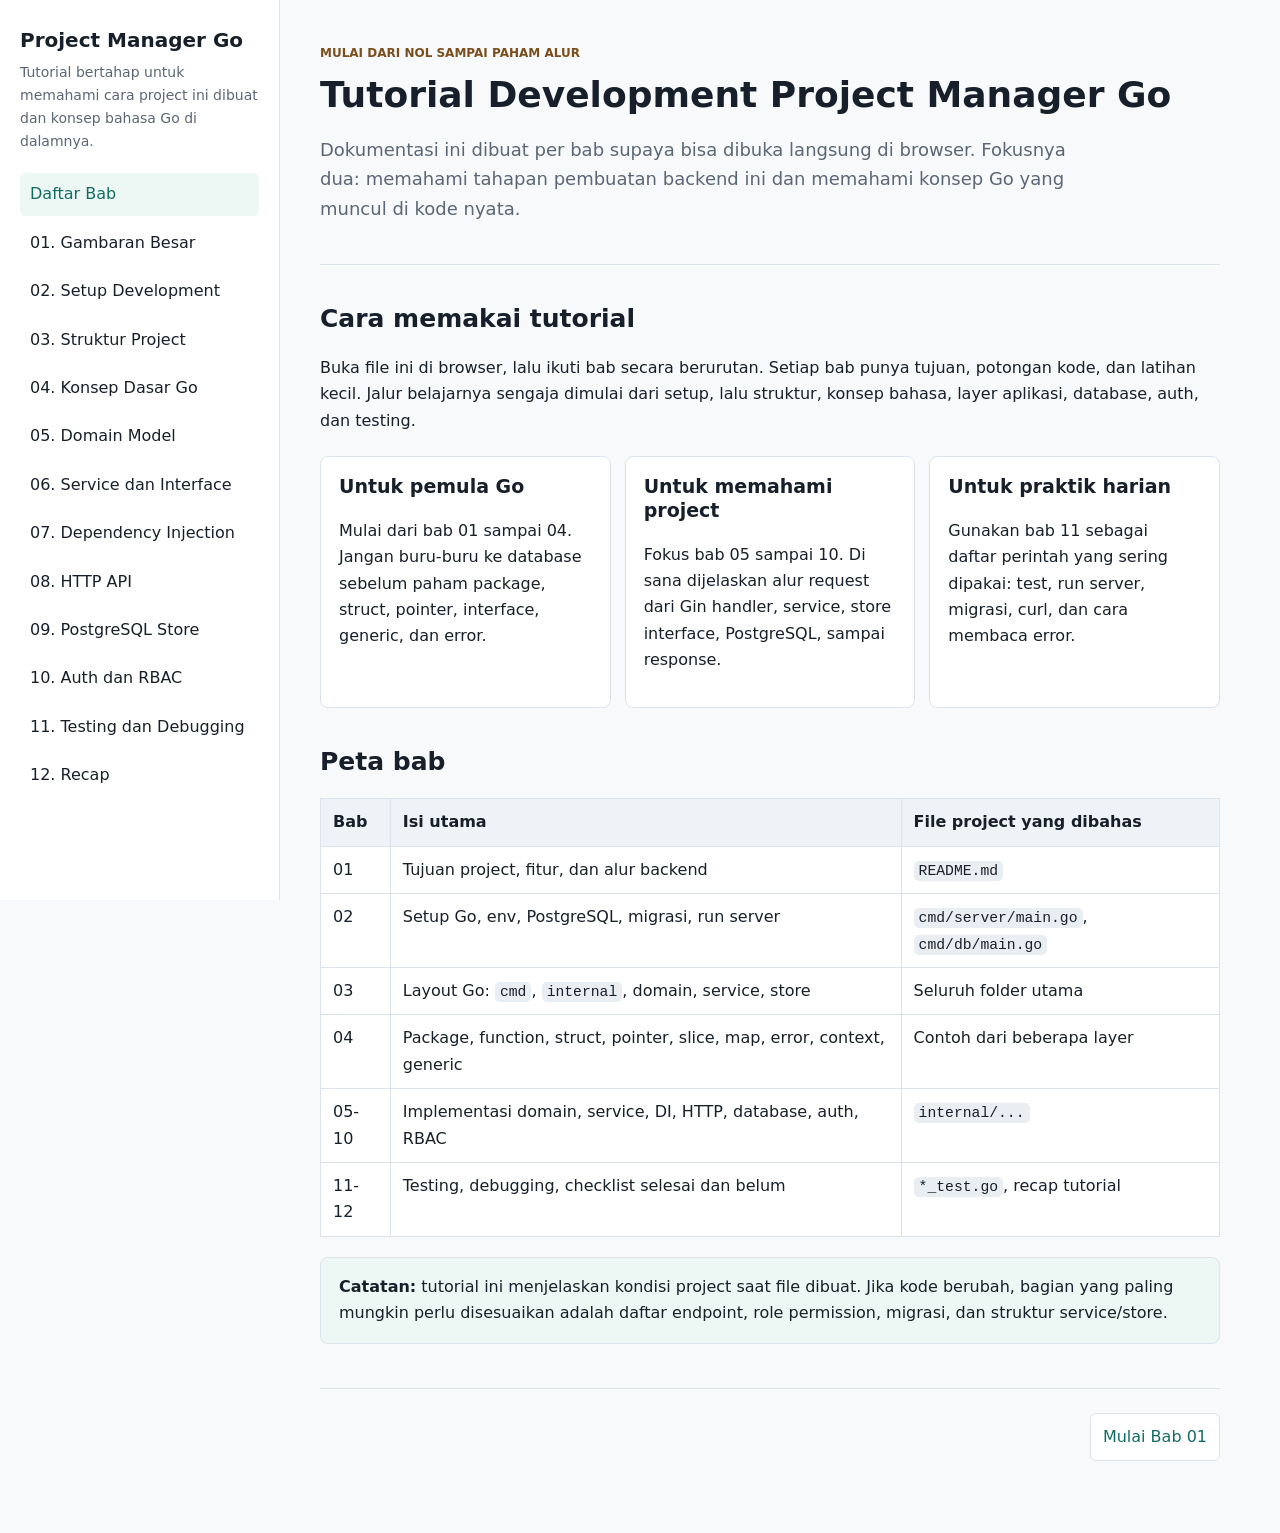
<file: doc/html/index.html>
<!doctype html>
<html lang="id">
<head>
  <meta charset="utf-8">
  <meta name="viewport" content="width=device-width, initial-scale=1">
  <title>Tutorial Project Manager Go</title>
  <link rel="stylesheet" href="style.css">
</head>
<body>
  <div class="layout">
    <aside class="sidebar">
      <h1>Project Manager Go</h1>
      <p>Tutorial bertahap untuk memahami cara project ini dibuat dan konsep bahasa Go di dalamnya.</p>
      <nav class="nav">
        <a class="active" href="index.html">Daftar Bab</a>
        <a href="01-gambaran-besar.html">01. Gambaran Besar</a>
        <a href="02-setup-development.html">02. Setup Development</a>
        <a href="03-struktur-project.html">03. Struktur Project</a>
        <a href="04-konsep-dasar-go.html">04. Konsep Dasar Go</a>
        <a href="05-domain-model.html">05. Domain Model</a>
        <a href="06-service-dan-interface.html">06. Service dan Interface</a>
        <a href="07-dependency-injection.html">07. Dependency Injection</a>
        <a href="08-http-api.html">08. HTTP API</a>
        <a href="09-postgres-store.html">09. PostgreSQL Store</a>
        <a href="10-auth-rbac.html">10. Auth dan RBAC</a>
        <a href="11-testing-debugging.html">11. Testing dan Debugging</a>
        <a href="12-recap.html">12. Recap</a>
      </nav>
    </aside>
    <main class="content">
      <section class="hero">
        <p class="eyebrow">Mulai dari nol sampai paham alur</p>
        <h1>Tutorial Development Project Manager Go</h1>
        <p class="lead">Dokumentasi ini dibuat per bab supaya bisa dibuka langsung di browser. Fokusnya dua: memahami tahapan pembuatan backend ini dan memahami konsep Go yang muncul di kode nyata.</p>
      </section>

      <h2>Cara memakai tutorial</h2>
      <p>Buka file ini di browser, lalu ikuti bab secara berurutan. Setiap bab punya tujuan, potongan kode, dan latihan kecil. Jalur belajarnya sengaja dimulai dari setup, lalu struktur, konsep bahasa, layer aplikasi, database, auth, dan testing.</p>

      <div class="card-grid">
        <article class="card">
          <h3>Untuk pemula Go</h3>
          <p>Mulai dari bab 01 sampai 04. Jangan buru-buru ke database sebelum paham package, struct, pointer, interface, generic, dan error.</p>
        </article>
        <article class="card">
          <h3>Untuk memahami project</h3>
          <p>Fokus bab 05 sampai 10. Di sana dijelaskan alur request dari Gin handler, service, store interface, PostgreSQL, sampai response.</p>
        </article>
        <article class="card">
          <h3>Untuk praktik harian</h3>
          <p>Gunakan bab 11 sebagai daftar perintah yang sering dipakai: test, run server, migrasi, curl, dan cara membaca error.</p>
        </article>
      </div>

      <h2>Peta bab</h2>
      <table>
        <thead>
          <tr>
            <th>Bab</th>
            <th>Isi utama</th>
            <th>File project yang dibahas</th>
          </tr>
        </thead>
        <tbody>
          <tr>
            <td>01</td>
            <td>Tujuan project, fitur, dan alur backend</td>
            <td><code>README.md</code></td>
          </tr>
          <tr>
            <td>02</td>
            <td>Setup Go, env, PostgreSQL, migrasi, run server</td>
            <td><code>cmd/server/main.go</code>, <code>cmd/db/main.go</code></td>
          </tr>
          <tr>
            <td>03</td>
            <td>Layout Go: <code>cmd</code>, <code>internal</code>, domain, service, store</td>
            <td>Seluruh folder utama</td>
          </tr>
          <tr>
            <td>04</td>
            <td>Package, function, struct, pointer, slice, map, error, context, generic</td>
            <td>Contoh dari beberapa layer</td>
          </tr>
          <tr>
            <td>05-10</td>
            <td>Implementasi domain, service, DI, HTTP, database, auth, RBAC</td>
            <td><code>internal/...</code></td>
          </tr>
          <tr>
            <td>11-12</td>
            <td>Testing, debugging, checklist selesai dan belum</td>
            <td><code>*_test.go</code>, recap tutorial</td>
          </tr>
        </tbody>
      </table>

      <div class="note">
        <strong>Catatan:</strong> tutorial ini menjelaskan kondisi project saat file dibuat. Jika kode berubah, bagian yang paling mungkin perlu disesuaikan adalah daftar endpoint, role permission, migrasi, dan struktur service/store.
      </div>

      <nav class="pager">
        <span></span>
        <a href="01-gambaran-besar.html">Mulai Bab 01</a>
      </nav>
    </main>
  </div>
</body>
</html>
</file>
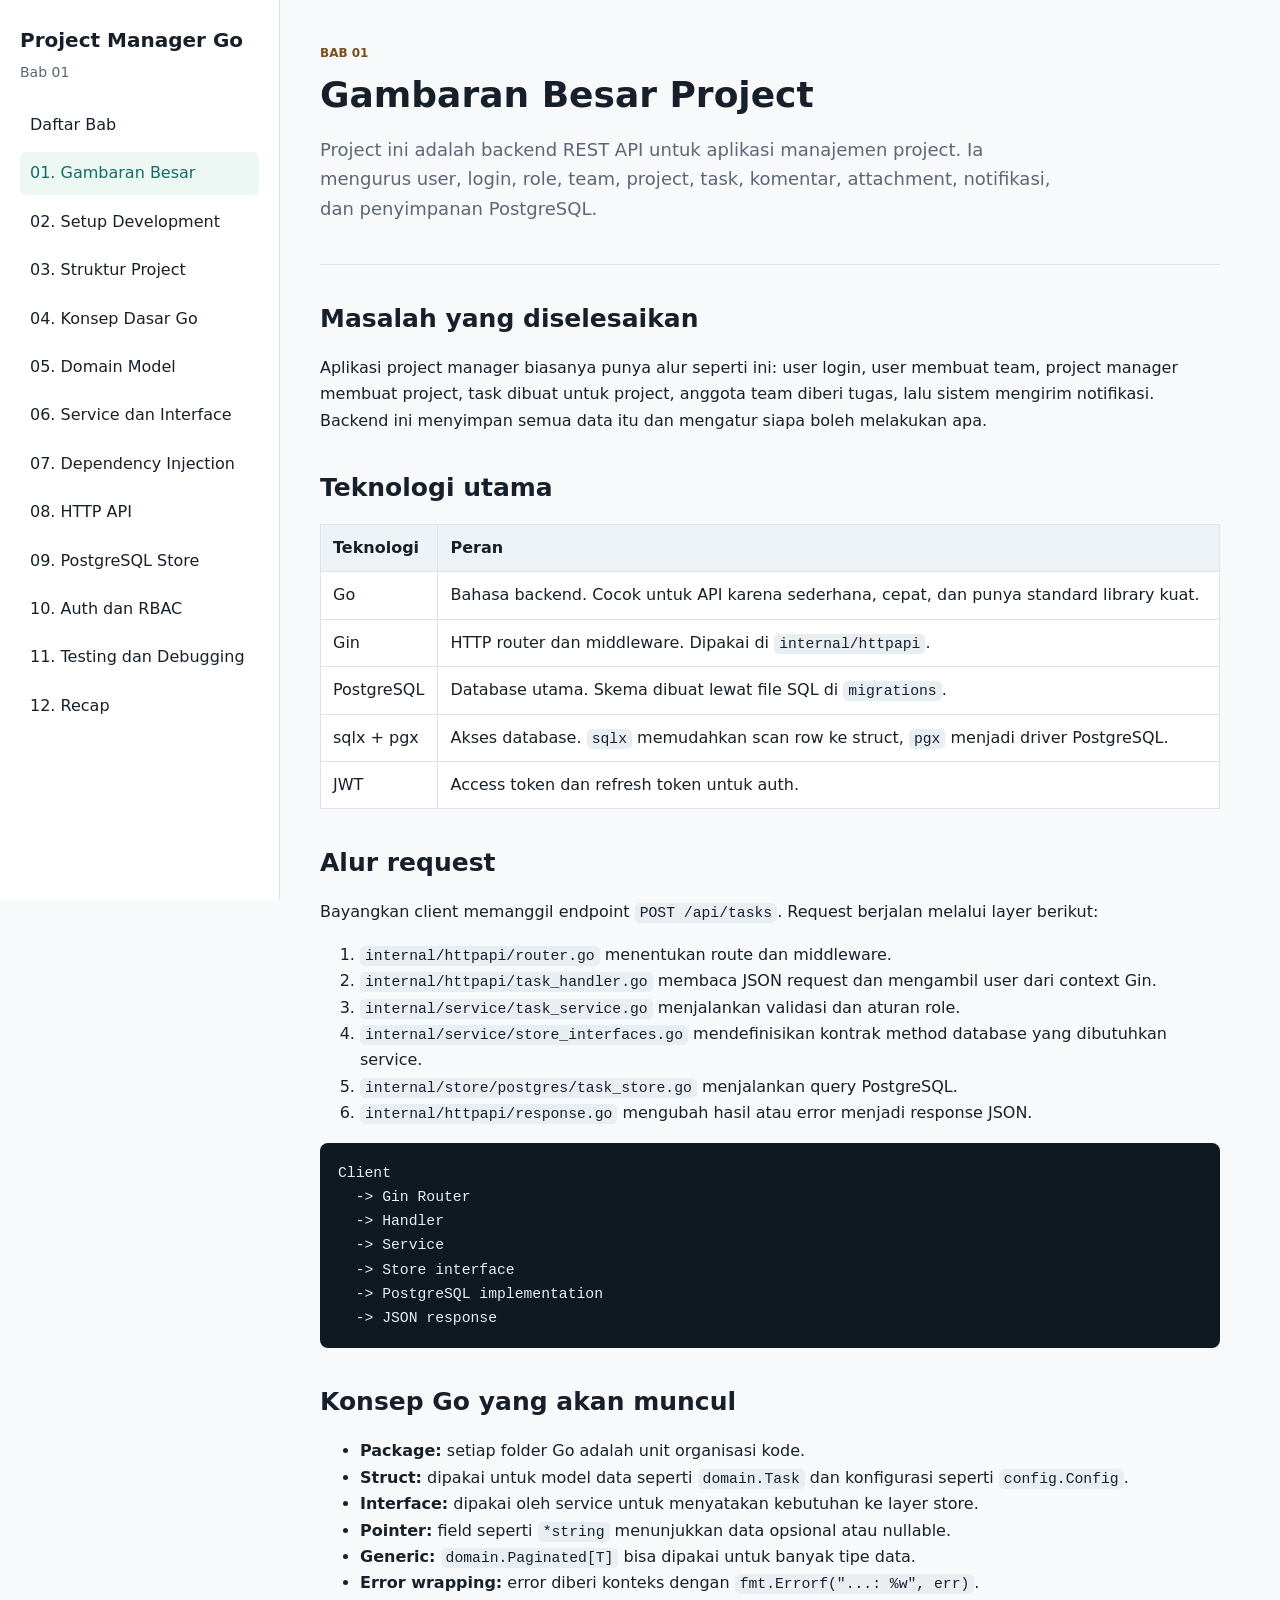
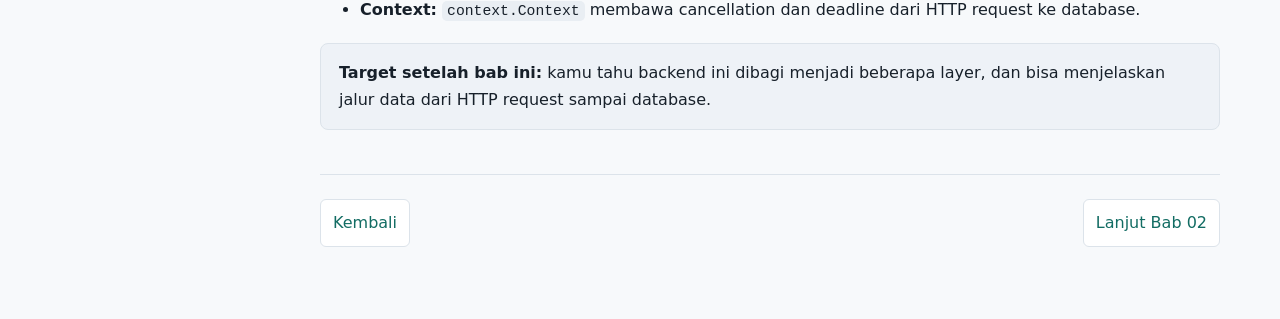
<file: doc/html/01-gambaran-besar.html>
<!doctype html>
<html lang="id">
<head>
  <meta charset="utf-8">
  <meta name="viewport" content="width=device-width, initial-scale=1">
  <title>01. Gambaran Besar</title>
  <link rel="stylesheet" href="style.css">
</head>
<body>
  <div class="layout">
    <aside class="sidebar">
      <h1>Project Manager Go</h1>
      <p>Bab 01</p>
      <nav class="nav">
        <a href="index.html">Daftar Bab</a>
        <a class="active" href="01-gambaran-besar.html">01. Gambaran Besar</a>
        <a href="02-setup-development.html">02. Setup Development</a>
        <a href="03-struktur-project.html">03. Struktur Project</a>
        <a href="04-konsep-dasar-go.html">04. Konsep Dasar Go</a>
        <a href="05-domain-model.html">05. Domain Model</a>
        <a href="06-service-dan-interface.html">06. Service dan Interface</a>
        <a href="07-dependency-injection.html">07. Dependency Injection</a>
        <a href="08-http-api.html">08. HTTP API</a>
        <a href="09-postgres-store.html">09. PostgreSQL Store</a>
        <a href="10-auth-rbac.html">10. Auth dan RBAC</a>
        <a href="11-testing-debugging.html">11. Testing dan Debugging</a>
        <a href="12-recap.html">12. Recap</a>
      </nav>
    </aside>
    <main class="content">
      <section class="hero">
        <p class="eyebrow">Bab 01</p>
        <h1>Gambaran Besar Project</h1>
        <p class="lead">Project ini adalah backend REST API untuk aplikasi manajemen project. Ia mengurus user, login, role, team, project, task, komentar, attachment, notifikasi, dan penyimpanan PostgreSQL.</p>
      </section>

      <h2>Masalah yang diselesaikan</h2>
      <p>Aplikasi project manager biasanya punya alur seperti ini: user login, user membuat team, project manager membuat project, task dibuat untuk project, anggota team diberi tugas, lalu sistem mengirim notifikasi. Backend ini menyimpan semua data itu dan mengatur siapa boleh melakukan apa.</p>

      <h2>Teknologi utama</h2>
      <table>
        <thead>
          <tr>
            <th>Teknologi</th>
            <th>Peran</th>
          </tr>
        </thead>
        <tbody>
          <tr>
            <td>Go</td>
            <td>Bahasa backend. Cocok untuk API karena sederhana, cepat, dan punya standard library kuat.</td>
          </tr>
          <tr>
            <td>Gin</td>
            <td>HTTP router dan middleware. Dipakai di <code>internal/httpapi</code>.</td>
          </tr>
          <tr>
            <td>PostgreSQL</td>
            <td>Database utama. Skema dibuat lewat file SQL di <code>migrations</code>.</td>
          </tr>
          <tr>
            <td>sqlx + pgx</td>
            <td>Akses database. <code>sqlx</code> memudahkan scan row ke struct, <code>pgx</code> menjadi driver PostgreSQL.</td>
          </tr>
          <tr>
            <td>JWT</td>
            <td>Access token dan refresh token untuk auth.</td>
          </tr>
        </tbody>
      </table>

      <h2>Alur request</h2>
      <p>Bayangkan client memanggil endpoint <code>POST /api/tasks</code>. Request berjalan melalui layer berikut:</p>
      <ol>
        <li><code>internal/httpapi/router.go</code> menentukan route dan middleware.</li>
        <li><code>internal/httpapi/task_handler.go</code> membaca JSON request dan mengambil user dari context Gin.</li>
        <li><code>internal/service/task_service.go</code> menjalankan validasi dan aturan role.</li>
        <li><code>internal/service/store_interfaces.go</code> mendefinisikan kontrak method database yang dibutuhkan service.</li>
        <li><code>internal/store/postgres/task_store.go</code> menjalankan query PostgreSQL.</li>
        <li><code>internal/httpapi/response.go</code> mengubah hasil atau error menjadi response JSON.</li>
      </ol>

      <pre><code>Client
  -> Gin Router
  -> Handler
  -> Service
  -> Store interface
  -> PostgreSQL implementation
  -> JSON response</code></pre>

      <h2>Konsep Go yang akan muncul</h2>
      <ul>
        <li><strong>Package:</strong> setiap folder Go adalah unit organisasi kode.</li>
        <li><strong>Struct:</strong> dipakai untuk model data seperti <code>domain.Task</code> dan konfigurasi seperti <code>config.Config</code>.</li>
        <li><strong>Interface:</strong> dipakai oleh service untuk menyatakan kebutuhan ke layer store.</li>
        <li><strong>Pointer:</strong> field seperti <code>*string</code> menunjukkan data opsional atau nullable.</li>
        <li><strong>Generic:</strong> <code>domain.Paginated[T]</code> bisa dipakai untuk banyak tipe data.</li>
        <li><strong>Error wrapping:</strong> error diberi konteks dengan <code>fmt.Errorf("...: %w", err)</code>.</li>
        <li><strong>Context:</strong> <code>context.Context</code> membawa cancellation dan deadline dari HTTP request ke database.</li>
      </ul>

      <div class="recap">
        <strong>Target setelah bab ini:</strong> kamu tahu backend ini dibagi menjadi beberapa layer, dan bisa menjelaskan jalur data dari HTTP request sampai database.
      </div>

      <nav class="pager">
        <a href="index.html">Kembali</a>
        <a href="02-setup-development.html">Lanjut Bab 02</a>
      </nav>
    </main>
  </div>
</body>
</html>
</file>
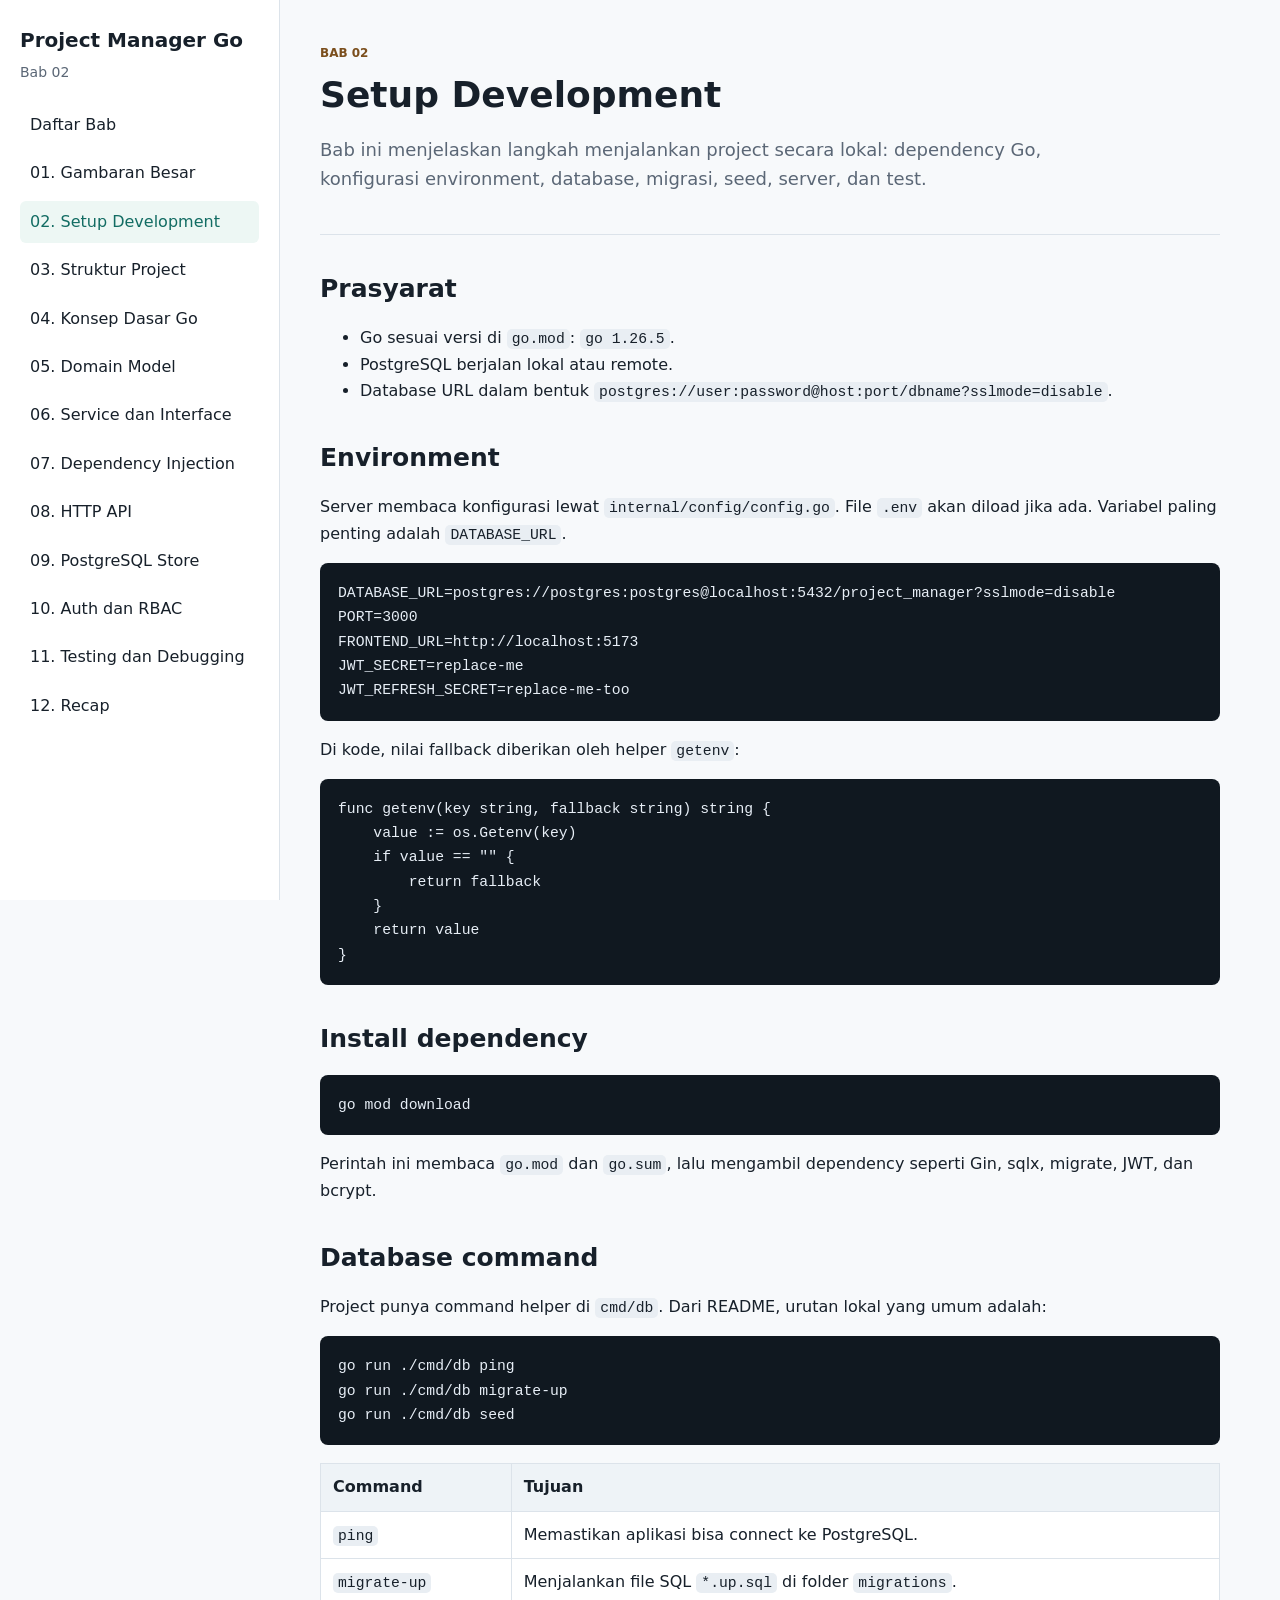
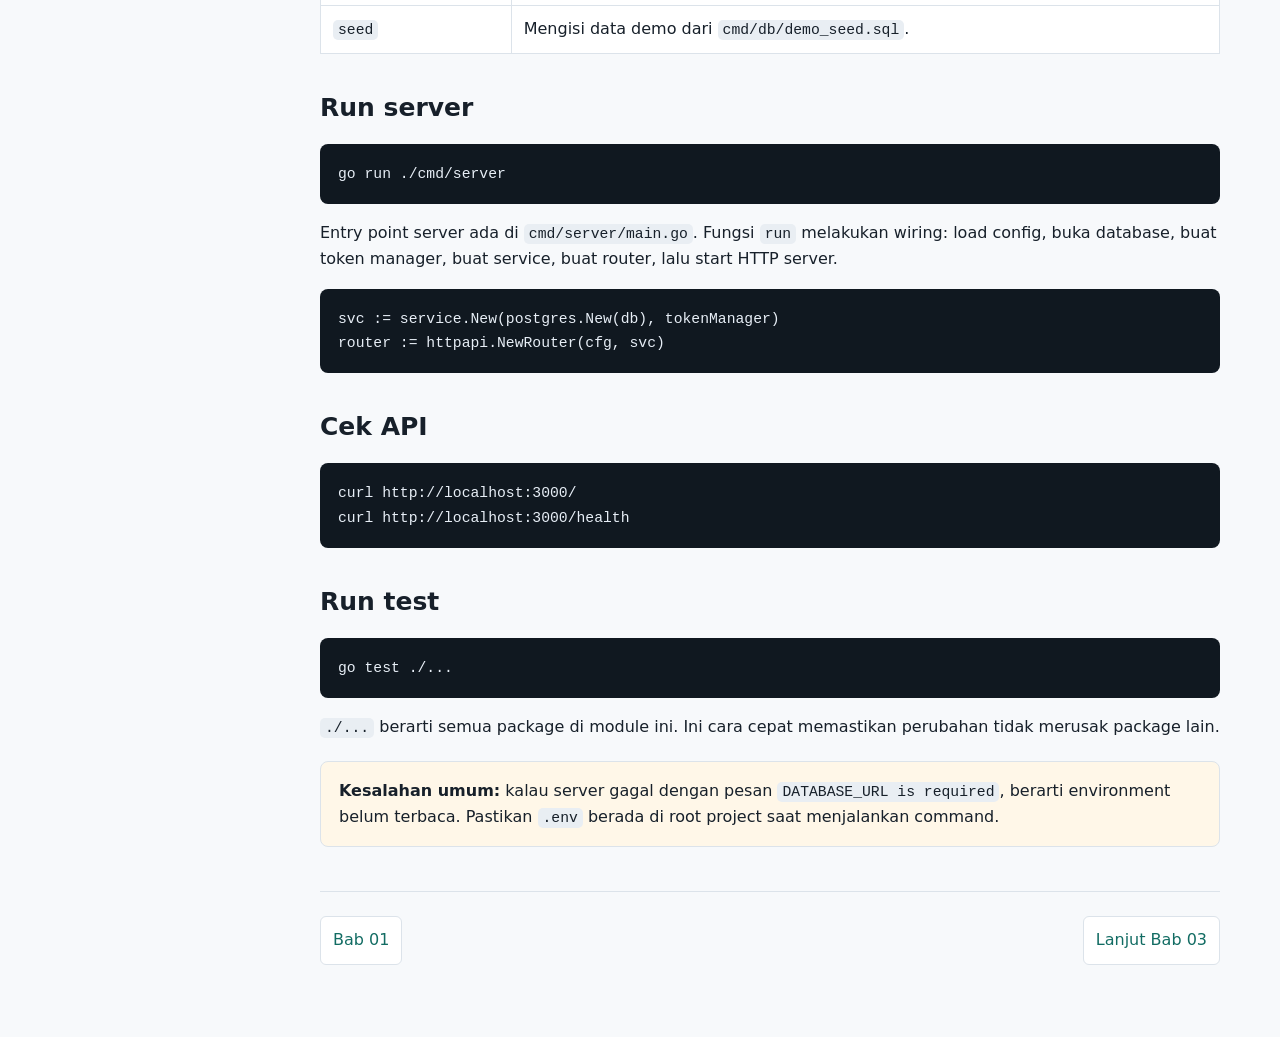
<file: doc/html/02-setup-development.html>
<!doctype html>
<html lang="id">
<head>
  <meta charset="utf-8">
  <meta name="viewport" content="width=device-width, initial-scale=1">
  <title>02. Setup Development</title>
  <link rel="stylesheet" href="style.css">
</head>
<body>
  <div class="layout">
    <aside class="sidebar">
      <h1>Project Manager Go</h1>
      <p>Bab 02</p>
      <nav class="nav">
        <a href="index.html">Daftar Bab</a>
        <a href="01-gambaran-besar.html">01. Gambaran Besar</a>
        <a class="active" href="02-setup-development.html">02. Setup Development</a>
        <a href="03-struktur-project.html">03. Struktur Project</a>
        <a href="04-konsep-dasar-go.html">04. Konsep Dasar Go</a>
        <a href="05-domain-model.html">05. Domain Model</a>
        <a href="06-service-dan-interface.html">06. Service dan Interface</a>
        <a href="07-dependency-injection.html">07. Dependency Injection</a>
        <a href="08-http-api.html">08. HTTP API</a>
        <a href="09-postgres-store.html">09. PostgreSQL Store</a>
        <a href="10-auth-rbac.html">10. Auth dan RBAC</a>
        <a href="11-testing-debugging.html">11. Testing dan Debugging</a>
        <a href="12-recap.html">12. Recap</a>
      </nav>
    </aside>
    <main class="content">
      <section class="hero">
        <p class="eyebrow">Bab 02</p>
        <h1>Setup Development</h1>
        <p class="lead">Bab ini menjelaskan langkah menjalankan project secara lokal: dependency Go, konfigurasi environment, database, migrasi, seed, server, dan test.</p>
      </section>

      <h2>Prasyarat</h2>
      <ul>
        <li>Go sesuai versi di <code>go.mod</code>: <code>go 1.26.5</code>.</li>
        <li>PostgreSQL berjalan lokal atau remote.</li>
        <li>Database URL dalam bentuk <code>postgres://user:password@host:port/dbname?sslmode=disable</code>.</li>
      </ul>

      <h2>Environment</h2>
      <p>Server membaca konfigurasi lewat <code>internal/config/config.go</code>. File <code>.env</code> akan diload jika ada. Variabel paling penting adalah <code>DATABASE_URL</code>.</p>

      <pre><code>DATABASE_URL=postgres://postgres:postgres@localhost:5432/project_manager?sslmode=disable
PORT=3000
FRONTEND_URL=http://localhost:5173
JWT_SECRET=replace-me
JWT_REFRESH_SECRET=replace-me-too</code></pre>

      <p>Di kode, nilai fallback diberikan oleh helper <code>getenv</code>:</p>
      <pre><code>func getenv(key string, fallback string) string {
    value := os.Getenv(key)
    if value == "" {
        return fallback
    }
    return value
}</code></pre>

      <h2>Install dependency</h2>
      <pre><code>go mod download</code></pre>
      <p>Perintah ini membaca <code>go.mod</code> dan <code>go.sum</code>, lalu mengambil dependency seperti Gin, sqlx, migrate, JWT, dan bcrypt.</p>

      <h2>Database command</h2>
      <p>Project punya command helper di <code>cmd/db</code>. Dari README, urutan lokal yang umum adalah:</p>
      <pre><code>go run ./cmd/db ping
go run ./cmd/db migrate-up
go run ./cmd/db seed</code></pre>

      <table>
        <thead>
          <tr>
            <th>Command</th>
            <th>Tujuan</th>
          </tr>
        </thead>
        <tbody>
          <tr>
            <td><code>ping</code></td>
            <td>Memastikan aplikasi bisa connect ke PostgreSQL.</td>
          </tr>
          <tr>
            <td><code>migrate-up</code></td>
            <td>Menjalankan file SQL <code>*.up.sql</code> di folder <code>migrations</code>.</td>
          </tr>
          <tr>
            <td><code>seed</code></td>
            <td>Mengisi data demo dari <code>cmd/db/demo_seed.sql</code>.</td>
          </tr>
        </tbody>
      </table>

      <h2>Run server</h2>
      <pre><code>go run ./cmd/server</code></pre>
      <p>Entry point server ada di <code>cmd/server/main.go</code>. Fungsi <code>run</code> melakukan wiring: load config, buka database, buat token manager, buat service, buat router, lalu start HTTP server.</p>

      <pre><code>svc := service.New(postgres.New(db), tokenManager)
router := httpapi.NewRouter(cfg, svc)</code></pre>

      <h2>Cek API</h2>
      <pre><code>curl http://localhost:3000/
curl http://localhost:3000/health</code></pre>

      <h2>Run test</h2>
      <pre><code>go test ./...</code></pre>
      <p><code>./...</code> berarti semua package di module ini. Ini cara cepat memastikan perubahan tidak merusak package lain.</p>

      <div class="warning">
        <strong>Kesalahan umum:</strong> kalau server gagal dengan pesan <code>DATABASE_URL is required</code>, berarti environment belum terbaca. Pastikan <code>.env</code> berada di root project saat menjalankan command.
      </div>

      <nav class="pager">
        <a href="01-gambaran-besar.html">Bab 01</a>
        <a href="03-struktur-project.html">Lanjut Bab 03</a>
      </nav>
    </main>
  </div>
</body>
</html>
</file>
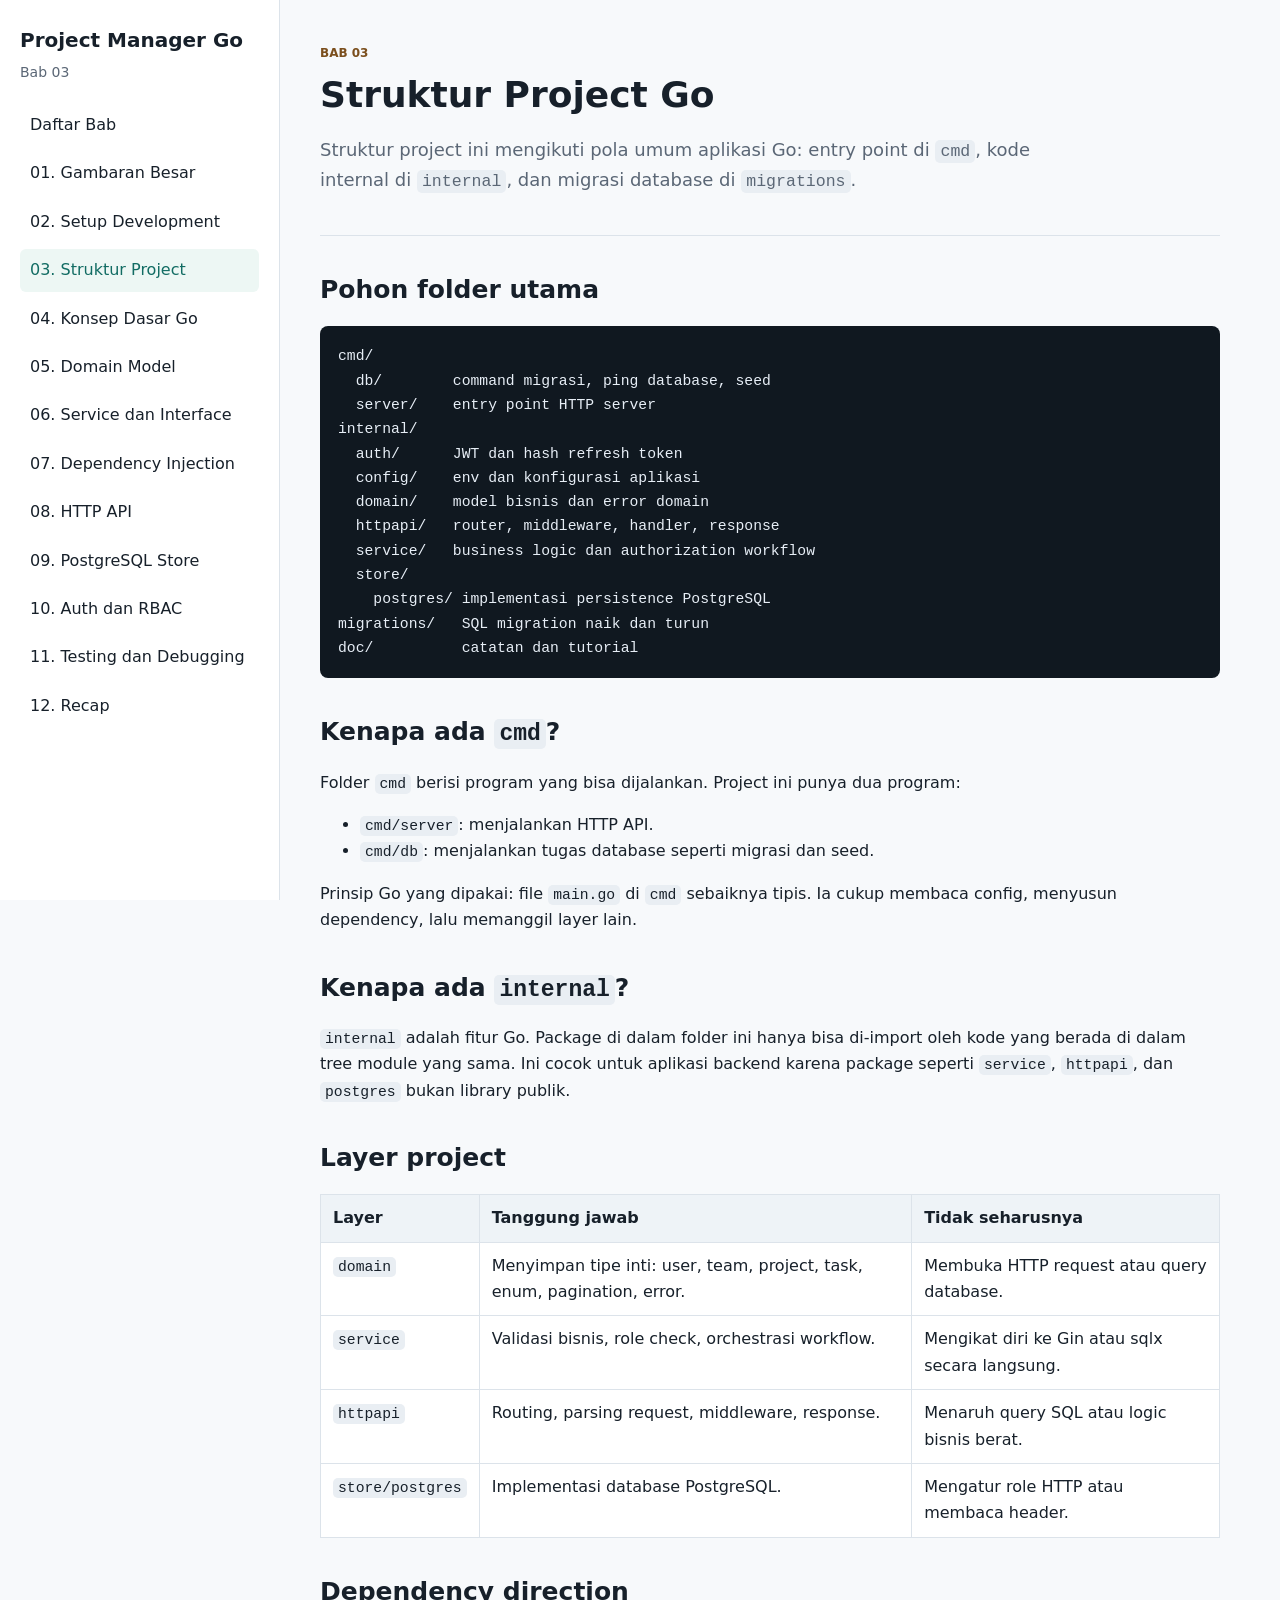
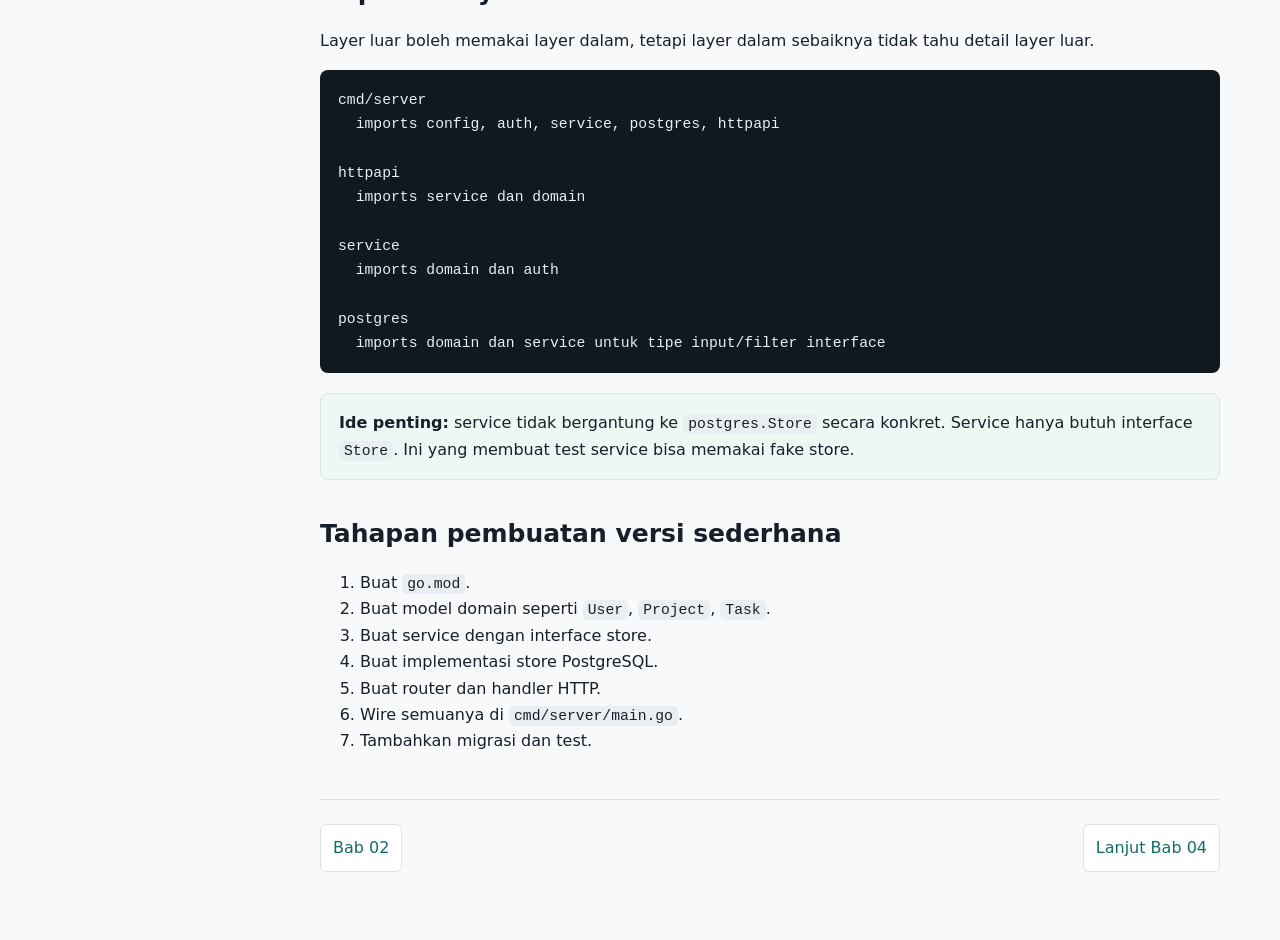
<file: doc/html/03-struktur-project.html>
<!doctype html>
<html lang="id">
<head>
  <meta charset="utf-8">
  <meta name="viewport" content="width=device-width, initial-scale=1">
  <title>03. Struktur Project</title>
  <link rel="stylesheet" href="style.css">
</head>
<body>
  <div class="layout">
    <aside class="sidebar">
      <h1>Project Manager Go</h1>
      <p>Bab 03</p>
      <nav class="nav">
        <a href="index.html">Daftar Bab</a>
        <a href="01-gambaran-besar.html">01. Gambaran Besar</a>
        <a href="02-setup-development.html">02. Setup Development</a>
        <a class="active" href="03-struktur-project.html">03. Struktur Project</a>
        <a href="04-konsep-dasar-go.html">04. Konsep Dasar Go</a>
        <a href="05-domain-model.html">05. Domain Model</a>
        <a href="06-service-dan-interface.html">06. Service dan Interface</a>
        <a href="07-dependency-injection.html">07. Dependency Injection</a>
        <a href="08-http-api.html">08. HTTP API</a>
        <a href="09-postgres-store.html">09. PostgreSQL Store</a>
        <a href="10-auth-rbac.html">10. Auth dan RBAC</a>
        <a href="11-testing-debugging.html">11. Testing dan Debugging</a>
        <a href="12-recap.html">12. Recap</a>
      </nav>
    </aside>
    <main class="content">
      <section class="hero">
        <p class="eyebrow">Bab 03</p>
        <h1>Struktur Project Go</h1>
        <p class="lead">Struktur project ini mengikuti pola umum aplikasi Go: entry point di <code>cmd</code>, kode internal di <code>internal</code>, dan migrasi database di <code>migrations</code>.</p>
      </section>

      <h2>Pohon folder utama</h2>
      <pre><code>cmd/
  db/        command migrasi, ping database, seed
  server/    entry point HTTP server
internal/
  auth/      JWT dan hash refresh token
  config/    env dan konfigurasi aplikasi
  domain/    model bisnis dan error domain
  httpapi/   router, middleware, handler, response
  service/   business logic dan authorization workflow
  store/
    postgres/ implementasi persistence PostgreSQL
migrations/   SQL migration naik dan turun
doc/          catatan dan tutorial</code></pre>

      <h2>Kenapa ada <code>cmd</code>?</h2>
      <p>Folder <code>cmd</code> berisi program yang bisa dijalankan. Project ini punya dua program:</p>
      <ul>
        <li><code>cmd/server</code>: menjalankan HTTP API.</li>
        <li><code>cmd/db</code>: menjalankan tugas database seperti migrasi dan seed.</li>
      </ul>

      <p>Prinsip Go yang dipakai: file <code>main.go</code> di <code>cmd</code> sebaiknya tipis. Ia cukup membaca config, menyusun dependency, lalu memanggil layer lain.</p>

      <h2>Kenapa ada <code>internal</code>?</h2>
      <p><code>internal</code> adalah fitur Go. Package di dalam folder ini hanya bisa di-import oleh kode yang berada di dalam tree module yang sama. Ini cocok untuk aplikasi backend karena package seperti <code>service</code>, <code>httpapi</code>, dan <code>postgres</code> bukan library publik.</p>

      <h2>Layer project</h2>
      <table>
        <thead>
          <tr>
            <th>Layer</th>
            <th>Tanggung jawab</th>
            <th>Tidak seharusnya</th>
          </tr>
        </thead>
        <tbody>
          <tr>
            <td><code>domain</code></td>
            <td>Menyimpan tipe inti: user, team, project, task, enum, pagination, error.</td>
            <td>Membuka HTTP request atau query database.</td>
          </tr>
          <tr>
            <td><code>service</code></td>
            <td>Validasi bisnis, role check, orchestrasi workflow.</td>
            <td>Mengikat diri ke Gin atau sqlx secara langsung.</td>
          </tr>
          <tr>
            <td><code>httpapi</code></td>
            <td>Routing, parsing request, middleware, response.</td>
            <td>Menaruh query SQL atau logic bisnis berat.</td>
          </tr>
          <tr>
            <td><code>store/postgres</code></td>
            <td>Implementasi database PostgreSQL.</td>
            <td>Mengatur role HTTP atau membaca header.</td>
          </tr>
        </tbody>
      </table>

      <h2>Dependency direction</h2>
      <p>Layer luar boleh memakai layer dalam, tetapi layer dalam sebaiknya tidak tahu detail layer luar.</p>
      <pre><code>cmd/server
  imports config, auth, service, postgres, httpapi

httpapi
  imports service dan domain

service
  imports domain dan auth

postgres
  imports domain dan service untuk tipe input/filter interface</code></pre>

      <div class="note">
        <strong>Ide penting:</strong> service tidak bergantung ke <code>postgres.Store</code> secara konkret. Service hanya butuh interface <code>Store</code>. Ini yang membuat test service bisa memakai fake store.
      </div>

      <h2>Tahapan pembuatan versi sederhana</h2>
      <ol>
        <li>Buat <code>go.mod</code>.</li>
        <li>Buat model domain seperti <code>User</code>, <code>Project</code>, <code>Task</code>.</li>
        <li>Buat service dengan interface store.</li>
        <li>Buat implementasi store PostgreSQL.</li>
        <li>Buat router dan handler HTTP.</li>
        <li>Wire semuanya di <code>cmd/server/main.go</code>.</li>
        <li>Tambahkan migrasi dan test.</li>
      </ol>

      <nav class="pager">
        <a href="02-setup-development.html">Bab 02</a>
        <a href="04-konsep-dasar-go.html">Lanjut Bab 04</a>
      </nav>
    </main>
  </div>
</body>
</html>
</file>
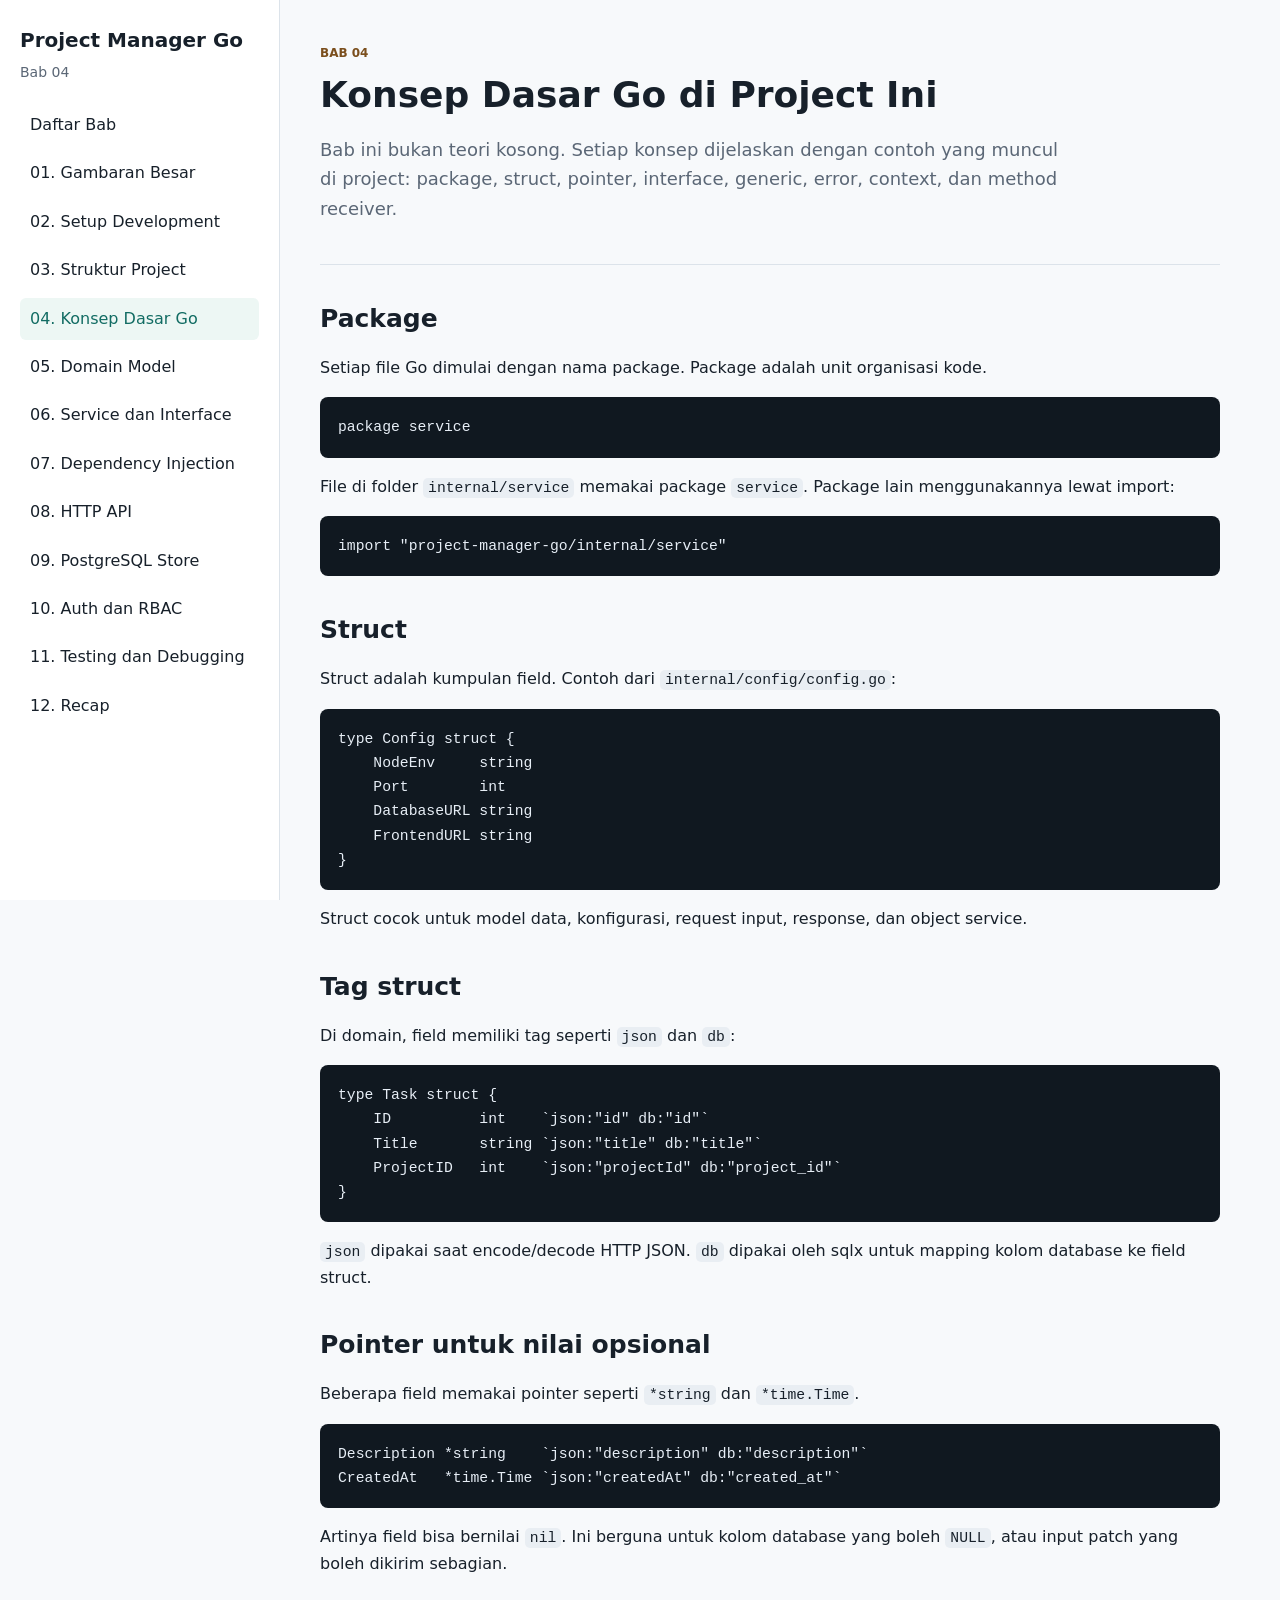
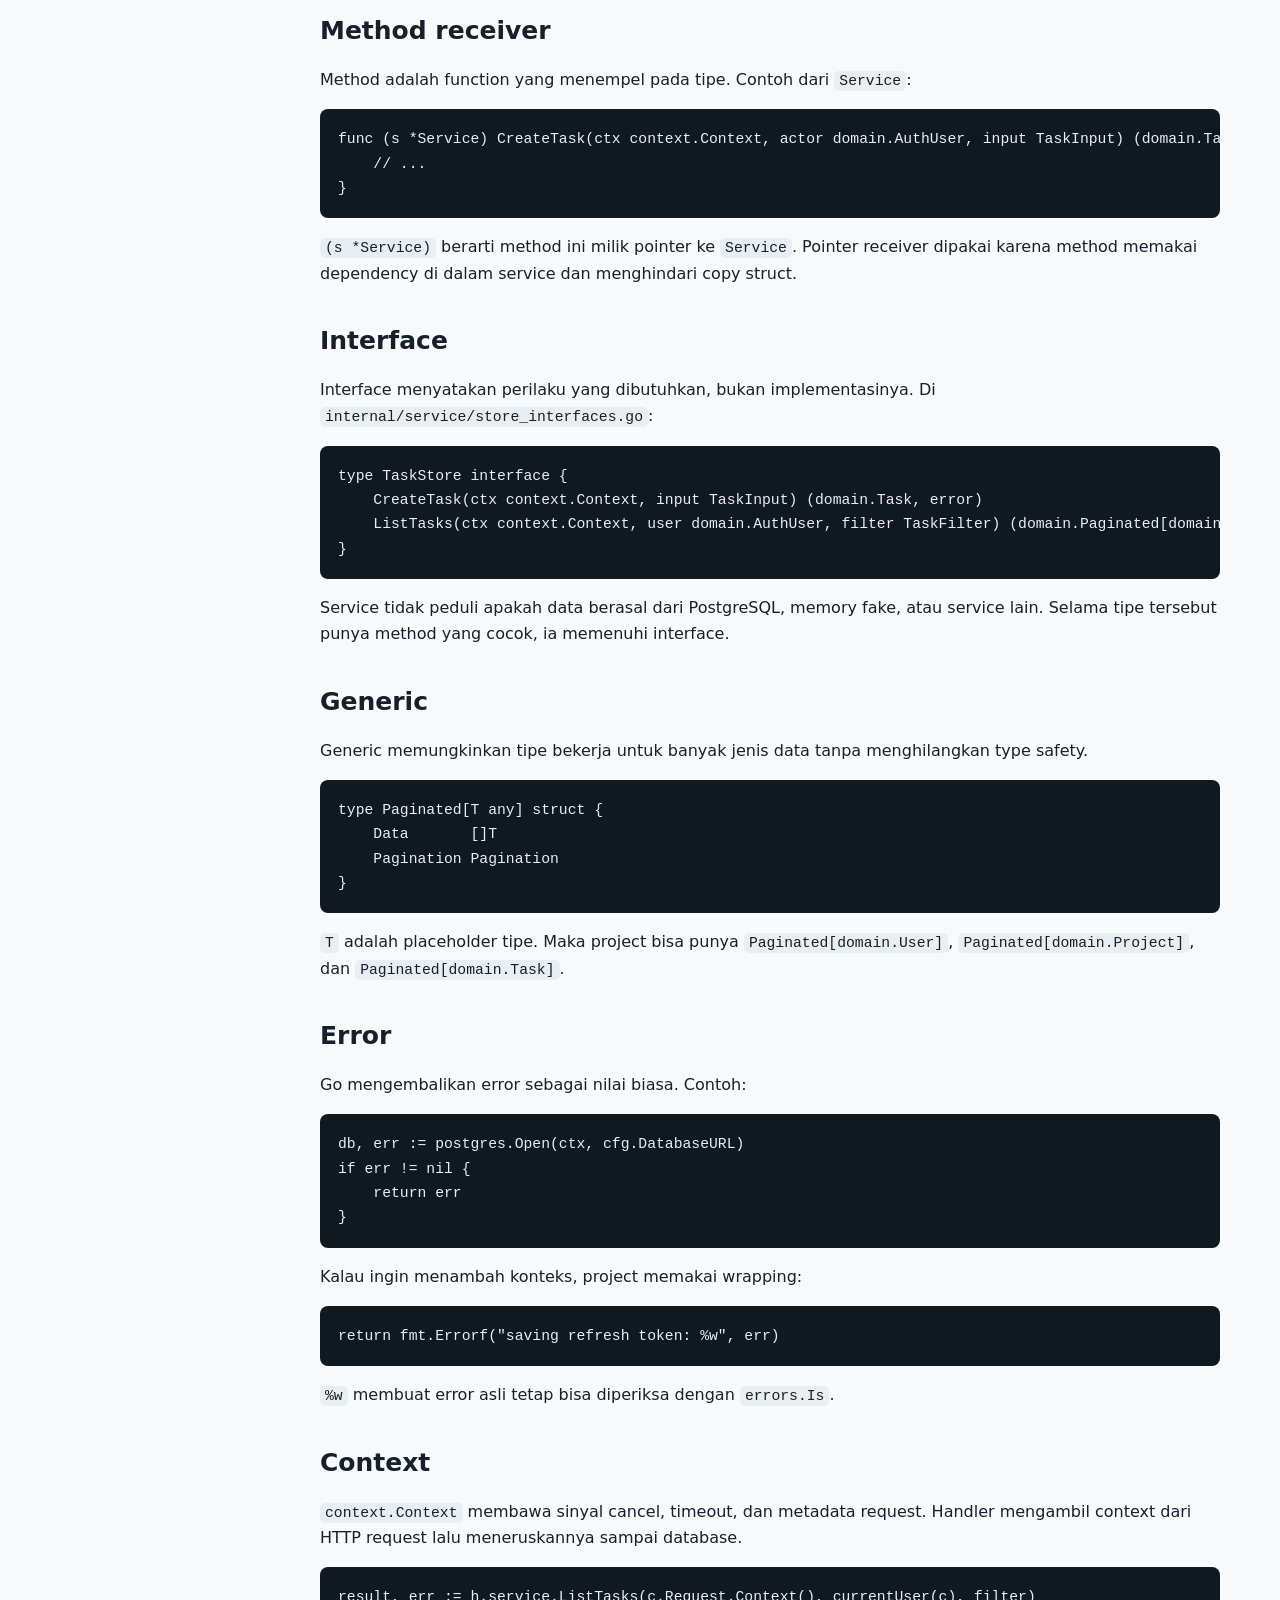
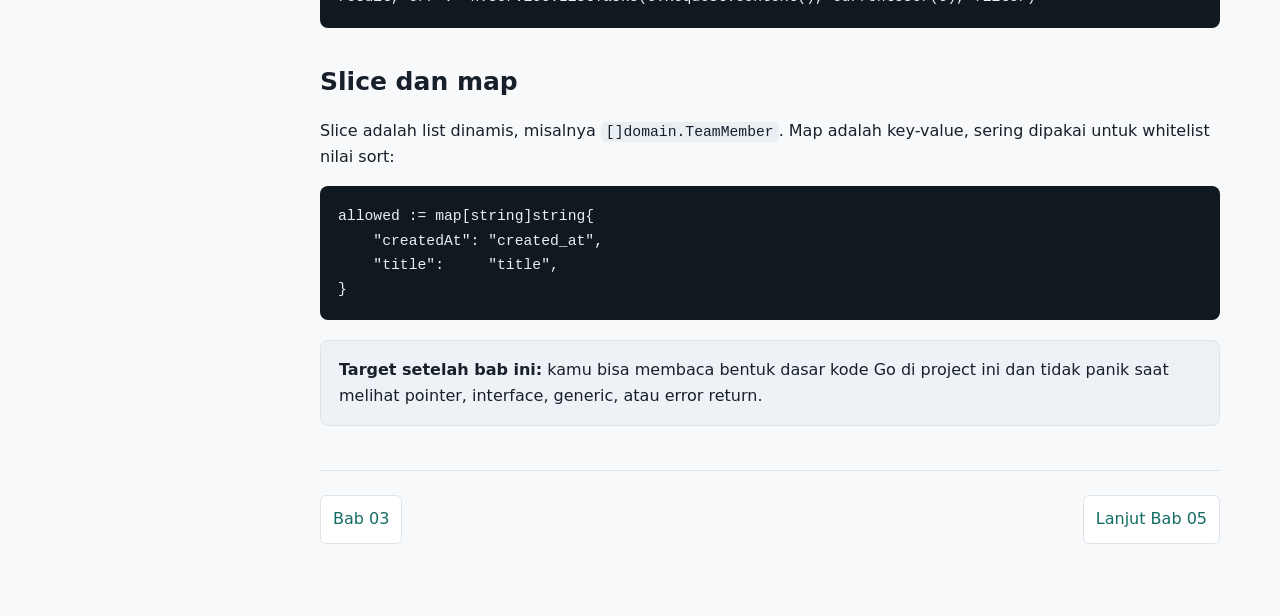
<file: doc/html/04-konsep-dasar-go.html>
<!doctype html>
<html lang="id">
<head>
  <meta charset="utf-8">
  <meta name="viewport" content="width=device-width, initial-scale=1">
  <title>04. Konsep Dasar Go</title>
  <link rel="stylesheet" href="style.css">
</head>
<body>
  <div class="layout">
    <aside class="sidebar">
      <h1>Project Manager Go</h1>
      <p>Bab 04</p>
      <nav class="nav">
        <a href="index.html">Daftar Bab</a>
        <a href="01-gambaran-besar.html">01. Gambaran Besar</a>
        <a href="02-setup-development.html">02. Setup Development</a>
        <a href="03-struktur-project.html">03. Struktur Project</a>
        <a class="active" href="04-konsep-dasar-go.html">04. Konsep Dasar Go</a>
        <a href="05-domain-model.html">05. Domain Model</a>
        <a href="06-service-dan-interface.html">06. Service dan Interface</a>
        <a href="07-dependency-injection.html">07. Dependency Injection</a>
        <a href="08-http-api.html">08. HTTP API</a>
        <a href="09-postgres-store.html">09. PostgreSQL Store</a>
        <a href="10-auth-rbac.html">10. Auth dan RBAC</a>
        <a href="11-testing-debugging.html">11. Testing dan Debugging</a>
        <a href="12-recap.html">12. Recap</a>
      </nav>
    </aside>
    <main class="content">
      <section class="hero">
        <p class="eyebrow">Bab 04</p>
        <h1>Konsep Dasar Go di Project Ini</h1>
        <p class="lead">Bab ini bukan teori kosong. Setiap konsep dijelaskan dengan contoh yang muncul di project: package, struct, pointer, interface, generic, error, context, dan method receiver.</p>
      </section>

      <h2>Package</h2>
      <p>Setiap file Go dimulai dengan nama package. Package adalah unit organisasi kode.</p>
      <pre><code>package service</code></pre>
      <p>File di folder <code>internal/service</code> memakai package <code>service</code>. Package lain menggunakannya lewat import:</p>
      <pre><code>import "project-manager-go/internal/service"</code></pre>

      <h2>Struct</h2>
      <p>Struct adalah kumpulan field. Contoh dari <code>internal/config/config.go</code>:</p>
      <pre><code>type Config struct {
    NodeEnv     string
    Port        int
    DatabaseURL string
    FrontendURL string
}</code></pre>
      <p>Struct cocok untuk model data, konfigurasi, request input, response, dan object service.</p>

      <h2>Tag struct</h2>
      <p>Di domain, field memiliki tag seperti <code>json</code> dan <code>db</code>:</p>
      <pre><code>type Task struct {
    ID          int    `json:"id" db:"id"`
    Title       string `json:"title" db:"title"`
    ProjectID   int    `json:"projectId" db:"project_id"`
}</code></pre>
      <p><code>json</code> dipakai saat encode/decode HTTP JSON. <code>db</code> dipakai oleh sqlx untuk mapping kolom database ke field struct.</p>

      <h2>Pointer untuk nilai opsional</h2>
      <p>Beberapa field memakai pointer seperti <code>*string</code> dan <code>*time.Time</code>.</p>
      <pre><code>Description *string    `json:"description" db:"description"`
CreatedAt   *time.Time `json:"createdAt" db:"created_at"`</code></pre>
      <p>Artinya field bisa bernilai <code>nil</code>. Ini berguna untuk kolom database yang boleh <code>NULL</code>, atau input patch yang boleh dikirim sebagian.</p>

      <h2>Method receiver</h2>
      <p>Method adalah function yang menempel pada tipe. Contoh dari <code>Service</code>:</p>
      <pre><code>func (s *Service) CreateTask(ctx context.Context, actor domain.AuthUser, input TaskInput) (domain.Task, error) {
    // ...
}</code></pre>
      <p><code>(s *Service)</code> berarti method ini milik pointer ke <code>Service</code>. Pointer receiver dipakai karena method memakai dependency di dalam service dan menghindari copy struct.</p>

      <h2>Interface</h2>
      <p>Interface menyatakan perilaku yang dibutuhkan, bukan implementasinya. Di <code>internal/service/store_interfaces.go</code>:</p>
      <pre><code>type TaskStore interface {
    CreateTask(ctx context.Context, input TaskInput) (domain.Task, error)
    ListTasks(ctx context.Context, user domain.AuthUser, filter TaskFilter) (domain.Paginated[domain.Task], error)
}</code></pre>
      <p>Service tidak peduli apakah data berasal dari PostgreSQL, memory fake, atau service lain. Selama tipe tersebut punya method yang cocok, ia memenuhi interface.</p>

      <h2>Generic</h2>
      <p>Generic memungkinkan tipe bekerja untuk banyak jenis data tanpa menghilangkan type safety.</p>
      <pre><code>type Paginated[T any] struct {
    Data       []T
    Pagination Pagination
}</code></pre>
      <p><code>T</code> adalah placeholder tipe. Maka project bisa punya <code>Paginated[domain.User]</code>, <code>Paginated[domain.Project]</code>, dan <code>Paginated[domain.Task]</code>.</p>

      <h2>Error</h2>
      <p>Go mengembalikan error sebagai nilai biasa. Contoh:</p>
      <pre><code>db, err := postgres.Open(ctx, cfg.DatabaseURL)
if err != nil {
    return err
}</code></pre>
      <p>Kalau ingin menambah konteks, project memakai wrapping:</p>
      <pre><code>return fmt.Errorf("saving refresh token: %w", err)</code></pre>
      <p><code>%w</code> membuat error asli tetap bisa diperiksa dengan <code>errors.Is</code>.</p>

      <h2>Context</h2>
      <p><code>context.Context</code> membawa sinyal cancel, timeout, dan metadata request. Handler mengambil context dari HTTP request lalu meneruskannya sampai database.</p>
      <pre><code>result, err := h.service.ListTasks(c.Request.Context(), currentUser(c), filter)</code></pre>

      <h2>Slice dan map</h2>
      <p>Slice adalah list dinamis, misalnya <code>[]domain.TeamMember</code>. Map adalah key-value, sering dipakai untuk whitelist nilai sort:</p>
      <pre><code>allowed := map[string]string{
    "createdAt": "created_at",
    "title":     "title",
}</code></pre>

      <div class="recap">
        <strong>Target setelah bab ini:</strong> kamu bisa membaca bentuk dasar kode Go di project ini dan tidak panik saat melihat pointer, interface, generic, atau error return.
      </div>

      <nav class="pager">
        <a href="03-struktur-project.html">Bab 03</a>
        <a href="05-domain-model.html">Lanjut Bab 05</a>
      </nav>
    </main>
  </div>
</body>
</html>
</file>
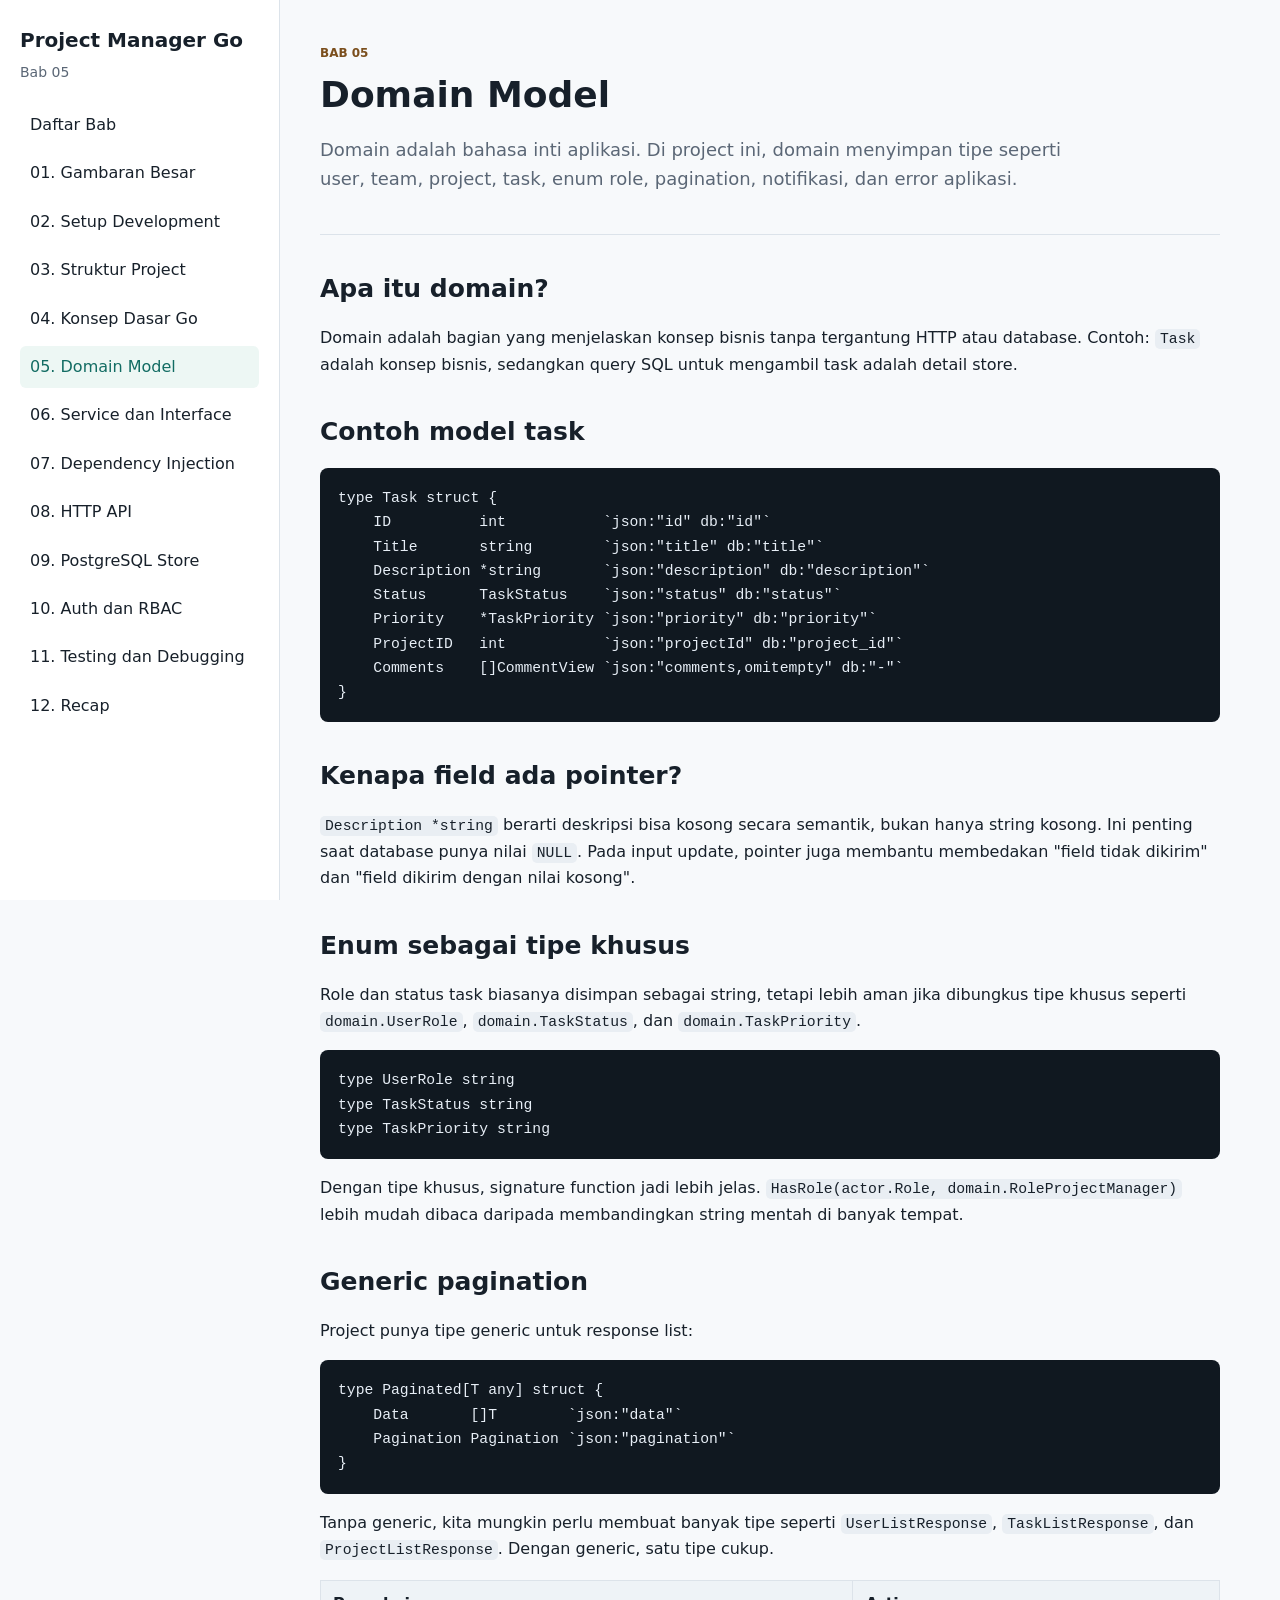
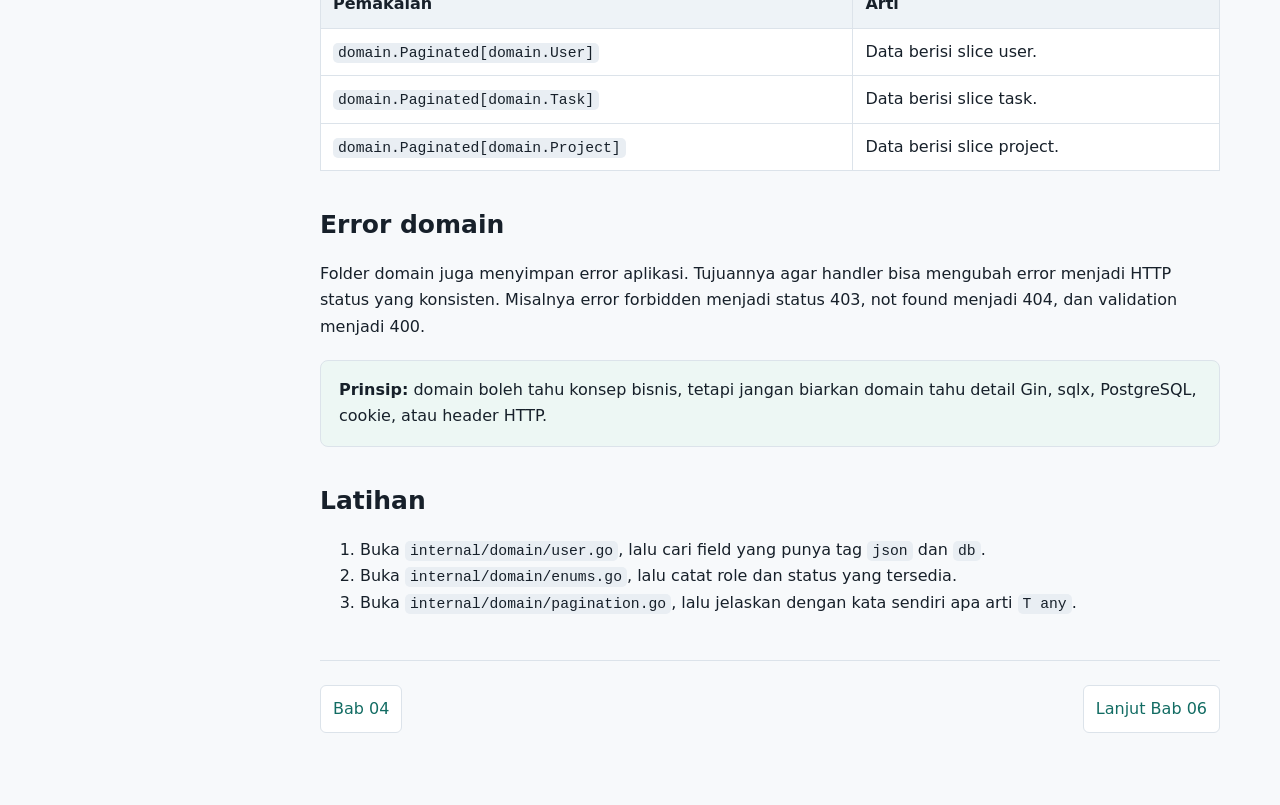
<file: doc/html/05-domain-model.html>
<!doctype html>
<html lang="id">
<head>
  <meta charset="utf-8">
  <meta name="viewport" content="width=device-width, initial-scale=1">
  <title>05. Domain Model</title>
  <link rel="stylesheet" href="style.css">
</head>
<body>
  <div class="layout">
    <aside class="sidebar">
      <h1>Project Manager Go</h1>
      <p>Bab 05</p>
      <nav class="nav">
        <a href="index.html">Daftar Bab</a>
        <a href="01-gambaran-besar.html">01. Gambaran Besar</a>
        <a href="02-setup-development.html">02. Setup Development</a>
        <a href="03-struktur-project.html">03. Struktur Project</a>
        <a href="04-konsep-dasar-go.html">04. Konsep Dasar Go</a>
        <a class="active" href="05-domain-model.html">05. Domain Model</a>
        <a href="06-service-dan-interface.html">06. Service dan Interface</a>
        <a href="07-dependency-injection.html">07. Dependency Injection</a>
        <a href="08-http-api.html">08. HTTP API</a>
        <a href="09-postgres-store.html">09. PostgreSQL Store</a>
        <a href="10-auth-rbac.html">10. Auth dan RBAC</a>
        <a href="11-testing-debugging.html">11. Testing dan Debugging</a>
        <a href="12-recap.html">12. Recap</a>
      </nav>
    </aside>
    <main class="content">
      <section class="hero">
        <p class="eyebrow">Bab 05</p>
        <h1>Domain Model</h1>
        <p class="lead">Domain adalah bahasa inti aplikasi. Di project ini, domain menyimpan tipe seperti user, team, project, task, enum role, pagination, notifikasi, dan error aplikasi.</p>
      </section>

      <h2>Apa itu domain?</h2>
      <p>Domain adalah bagian yang menjelaskan konsep bisnis tanpa tergantung HTTP atau database. Contoh: <code>Task</code> adalah konsep bisnis, sedangkan query SQL untuk mengambil task adalah detail store.</p>

      <h2>Contoh model task</h2>
      <pre><code>type Task struct {
    ID          int           `json:"id" db:"id"`
    Title       string        `json:"title" db:"title"`
    Description *string       `json:"description" db:"description"`
    Status      TaskStatus    `json:"status" db:"status"`
    Priority    *TaskPriority `json:"priority" db:"priority"`
    ProjectID   int           `json:"projectId" db:"project_id"`
    Comments    []CommentView `json:"comments,omitempty" db:"-"`
}</code></pre>

      <h2>Kenapa field ada pointer?</h2>
      <p><code>Description *string</code> berarti deskripsi bisa kosong secara semantik, bukan hanya string kosong. Ini penting saat database punya nilai <code>NULL</code>. Pada input update, pointer juga membantu membedakan "field tidak dikirim" dan "field dikirim dengan nilai kosong".</p>

      <h2>Enum sebagai tipe khusus</h2>
      <p>Role dan status task biasanya disimpan sebagai string, tetapi lebih aman jika dibungkus tipe khusus seperti <code>domain.UserRole</code>, <code>domain.TaskStatus</code>, dan <code>domain.TaskPriority</code>.</p>

      <pre><code>type UserRole string
type TaskStatus string
type TaskPriority string</code></pre>

      <p>Dengan tipe khusus, signature function jadi lebih jelas. <code>HasRole(actor.Role, domain.RoleProjectManager)</code> lebih mudah dibaca daripada membandingkan string mentah di banyak tempat.</p>

      <h2>Generic pagination</h2>
      <p>Project punya tipe generic untuk response list:</p>
      <pre><code>type Paginated[T any] struct {
    Data       []T        `json:"data"`
    Pagination Pagination `json:"pagination"`
}</code></pre>

      <p>Tanpa generic, kita mungkin perlu membuat banyak tipe seperti <code>UserListResponse</code>, <code>TaskListResponse</code>, dan <code>ProjectListResponse</code>. Dengan generic, satu tipe cukup.</p>

      <table>
        <thead>
          <tr>
            <th>Pemakaian</th>
            <th>Arti</th>
          </tr>
        </thead>
        <tbody>
          <tr>
            <td><code>domain.Paginated[domain.User]</code></td>
            <td>Data berisi slice user.</td>
          </tr>
          <tr>
            <td><code>domain.Paginated[domain.Task]</code></td>
            <td>Data berisi slice task.</td>
          </tr>
          <tr>
            <td><code>domain.Paginated[domain.Project]</code></td>
            <td>Data berisi slice project.</td>
          </tr>
        </tbody>
      </table>

      <h2>Error domain</h2>
      <p>Folder domain juga menyimpan error aplikasi. Tujuannya agar handler bisa mengubah error menjadi HTTP status yang konsisten. Misalnya error forbidden menjadi status 403, not found menjadi 404, dan validation menjadi 400.</p>

      <div class="note">
        <strong>Prinsip:</strong> domain boleh tahu konsep bisnis, tetapi jangan biarkan domain tahu detail Gin, sqlx, PostgreSQL, cookie, atau header HTTP.
      </div>

      <h2>Latihan</h2>
      <ol>
        <li>Buka <code>internal/domain/user.go</code>, lalu cari field yang punya tag <code>json</code> dan <code>db</code>.</li>
        <li>Buka <code>internal/domain/enums.go</code>, lalu catat role dan status yang tersedia.</li>
        <li>Buka <code>internal/domain/pagination.go</code>, lalu jelaskan dengan kata sendiri apa arti <code>T any</code>.</li>
      </ol>

      <nav class="pager">
        <a href="04-konsep-dasar-go.html">Bab 04</a>
        <a href="06-service-dan-interface.html">Lanjut Bab 06</a>
      </nav>
    </main>
  </div>
</body>
</html>
</file>
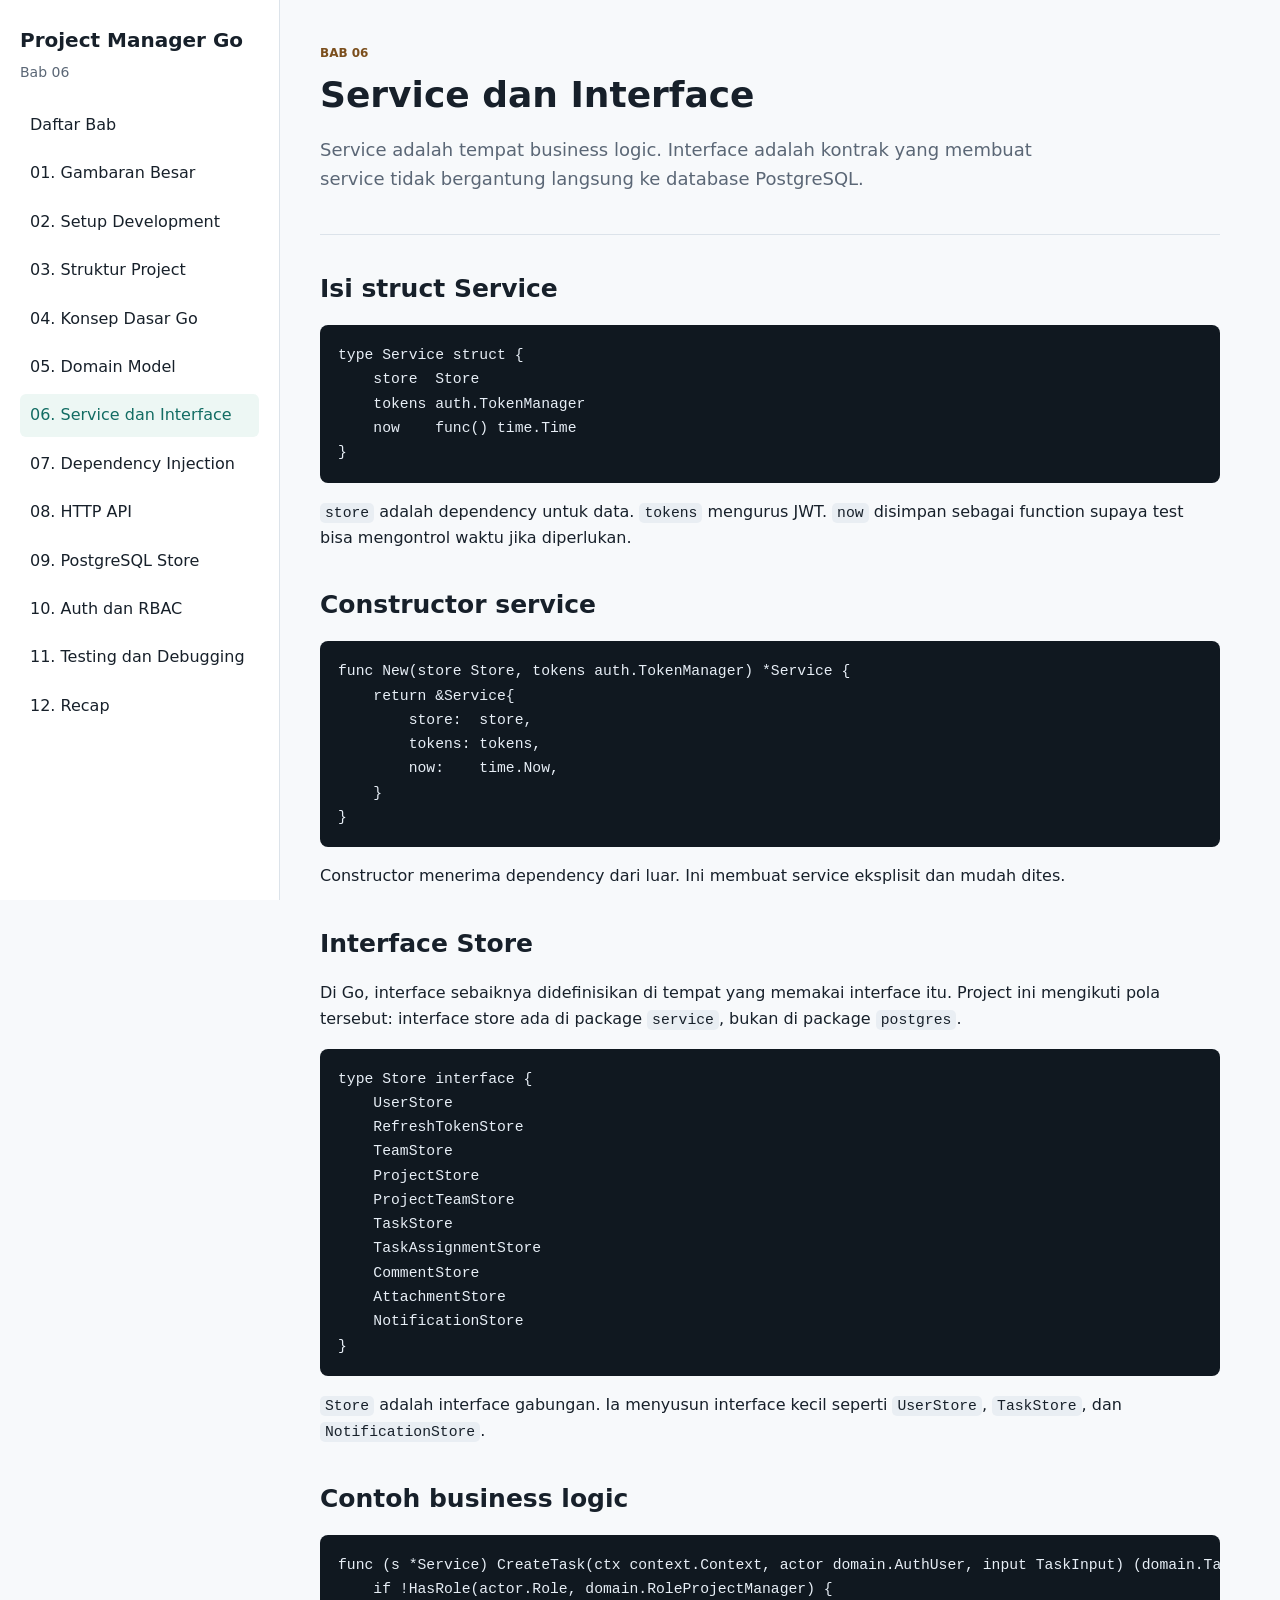
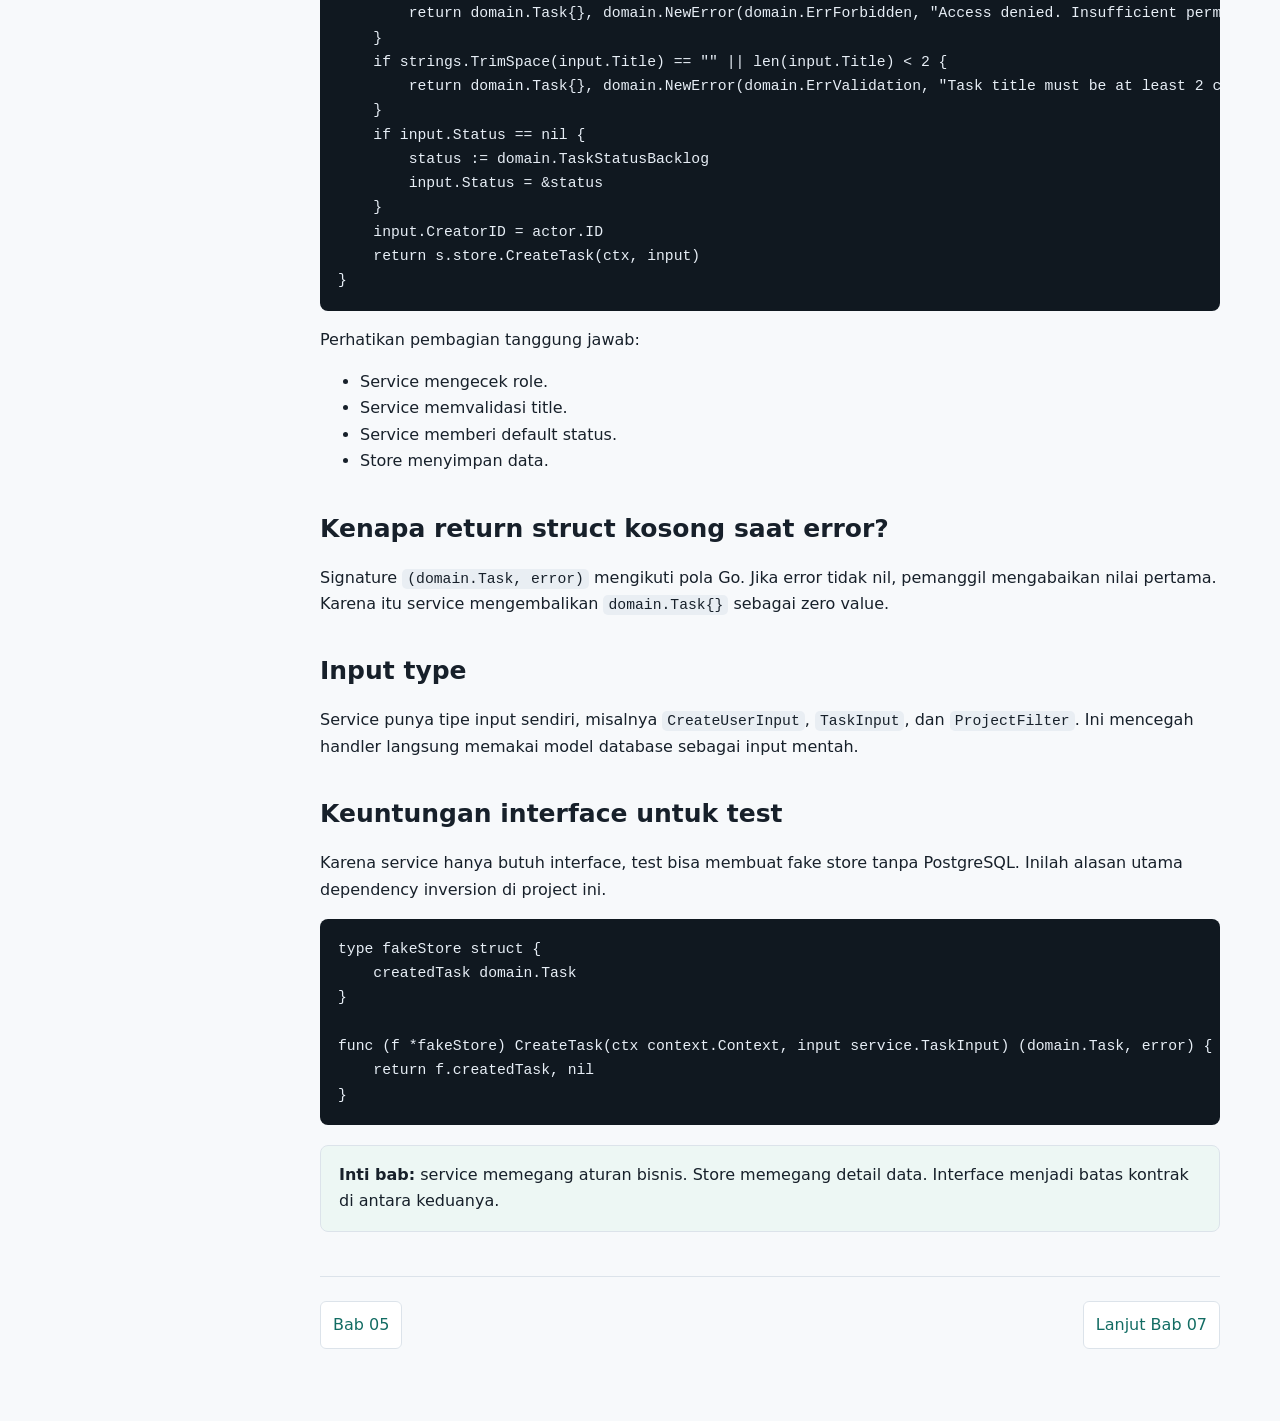
<file: doc/html/06-service-dan-interface.html>
<!doctype html>
<html lang="id">
<head>
  <meta charset="utf-8">
  <meta name="viewport" content="width=device-width, initial-scale=1">
  <title>06. Service dan Interface</title>
  <link rel="stylesheet" href="style.css">
</head>
<body>
  <div class="layout">
    <aside class="sidebar">
      <h1>Project Manager Go</h1>
      <p>Bab 06</p>
      <nav class="nav">
        <a href="index.html">Daftar Bab</a>
        <a href="01-gambaran-besar.html">01. Gambaran Besar</a>
        <a href="02-setup-development.html">02. Setup Development</a>
        <a href="03-struktur-project.html">03. Struktur Project</a>
        <a href="04-konsep-dasar-go.html">04. Konsep Dasar Go</a>
        <a href="05-domain-model.html">05. Domain Model</a>
        <a class="active" href="06-service-dan-interface.html">06. Service dan Interface</a>
        <a href="07-dependency-injection.html">07. Dependency Injection</a>
        <a href="08-http-api.html">08. HTTP API</a>
        <a href="09-postgres-store.html">09. PostgreSQL Store</a>
        <a href="10-auth-rbac.html">10. Auth dan RBAC</a>
        <a href="11-testing-debugging.html">11. Testing dan Debugging</a>
        <a href="12-recap.html">12. Recap</a>
      </nav>
    </aside>
    <main class="content">
      <section class="hero">
        <p class="eyebrow">Bab 06</p>
        <h1>Service dan Interface</h1>
        <p class="lead">Service adalah tempat business logic. Interface adalah kontrak yang membuat service tidak bergantung langsung ke database PostgreSQL.</p>
      </section>

      <h2>Isi struct Service</h2>
      <pre><code>type Service struct {
    store  Store
    tokens auth.TokenManager
    now    func() time.Time
}</code></pre>
      <p><code>store</code> adalah dependency untuk data. <code>tokens</code> mengurus JWT. <code>now</code> disimpan sebagai function supaya test bisa mengontrol waktu jika diperlukan.</p>

      <h2>Constructor service</h2>
      <pre><code>func New(store Store, tokens auth.TokenManager) *Service {
    return &Service{
        store:  store,
        tokens: tokens,
        now:    time.Now,
    }
}</code></pre>
      <p>Constructor menerima dependency dari luar. Ini membuat service eksplisit dan mudah dites.</p>

      <h2>Interface Store</h2>
      <p>Di Go, interface sebaiknya didefinisikan di tempat yang memakai interface itu. Project ini mengikuti pola tersebut: interface store ada di package <code>service</code>, bukan di package <code>postgres</code>.</p>

      <pre><code>type Store interface {
    UserStore
    RefreshTokenStore
    TeamStore
    ProjectStore
    ProjectTeamStore
    TaskStore
    TaskAssignmentStore
    CommentStore
    AttachmentStore
    NotificationStore
}</code></pre>

      <p><code>Store</code> adalah interface gabungan. Ia menyusun interface kecil seperti <code>UserStore</code>, <code>TaskStore</code>, dan <code>NotificationStore</code>.</p>

      <h2>Contoh business logic</h2>
      <pre><code>func (s *Service) CreateTask(ctx context.Context, actor domain.AuthUser, input TaskInput) (domain.Task, error) {
    if !HasRole(actor.Role, domain.RoleProjectManager) {
        return domain.Task{}, domain.NewError(domain.ErrForbidden, "Access denied. Insufficient permissions.")
    }
    if strings.TrimSpace(input.Title) == "" || len(input.Title) < 2 {
        return domain.Task{}, domain.NewError(domain.ErrValidation, "Task title must be at least 2 characters")
    }
    if input.Status == nil {
        status := domain.TaskStatusBacklog
        input.Status = &status
    }
    input.CreatorID = actor.ID
    return s.store.CreateTask(ctx, input)
}</code></pre>

      <p>Perhatikan pembagian tanggung jawab:</p>
      <ul>
        <li>Service mengecek role.</li>
        <li>Service memvalidasi title.</li>
        <li>Service memberi default status.</li>
        <li>Store menyimpan data.</li>
      </ul>

      <h2>Kenapa return struct kosong saat error?</h2>
      <p>Signature <code>(domain.Task, error)</code> mengikuti pola Go. Jika error tidak nil, pemanggil mengabaikan nilai pertama. Karena itu service mengembalikan <code>domain.Task{}</code> sebagai zero value.</p>

      <h2>Input type</h2>
      <p>Service punya tipe input sendiri, misalnya <code>CreateUserInput</code>, <code>TaskInput</code>, dan <code>ProjectFilter</code>. Ini mencegah handler langsung memakai model database sebagai input mentah.</p>

      <h2>Keuntungan interface untuk test</h2>
      <p>Karena service hanya butuh interface, test bisa membuat fake store tanpa PostgreSQL. Inilah alasan utama dependency inversion di project ini.</p>

      <pre><code>type fakeStore struct {
    createdTask domain.Task
}

func (f *fakeStore) CreateTask(ctx context.Context, input service.TaskInput) (domain.Task, error) {
    return f.createdTask, nil
}</code></pre>

      <div class="note">
        <strong>Inti bab:</strong> service memegang aturan bisnis. Store memegang detail data. Interface menjadi batas kontrak di antara keduanya.
      </div>

      <nav class="pager">
        <a href="05-domain-model.html">Bab 05</a>
        <a href="07-dependency-injection.html">Lanjut Bab 07</a>
      </nav>
    </main>
  </div>
</body>
</html>
</file>
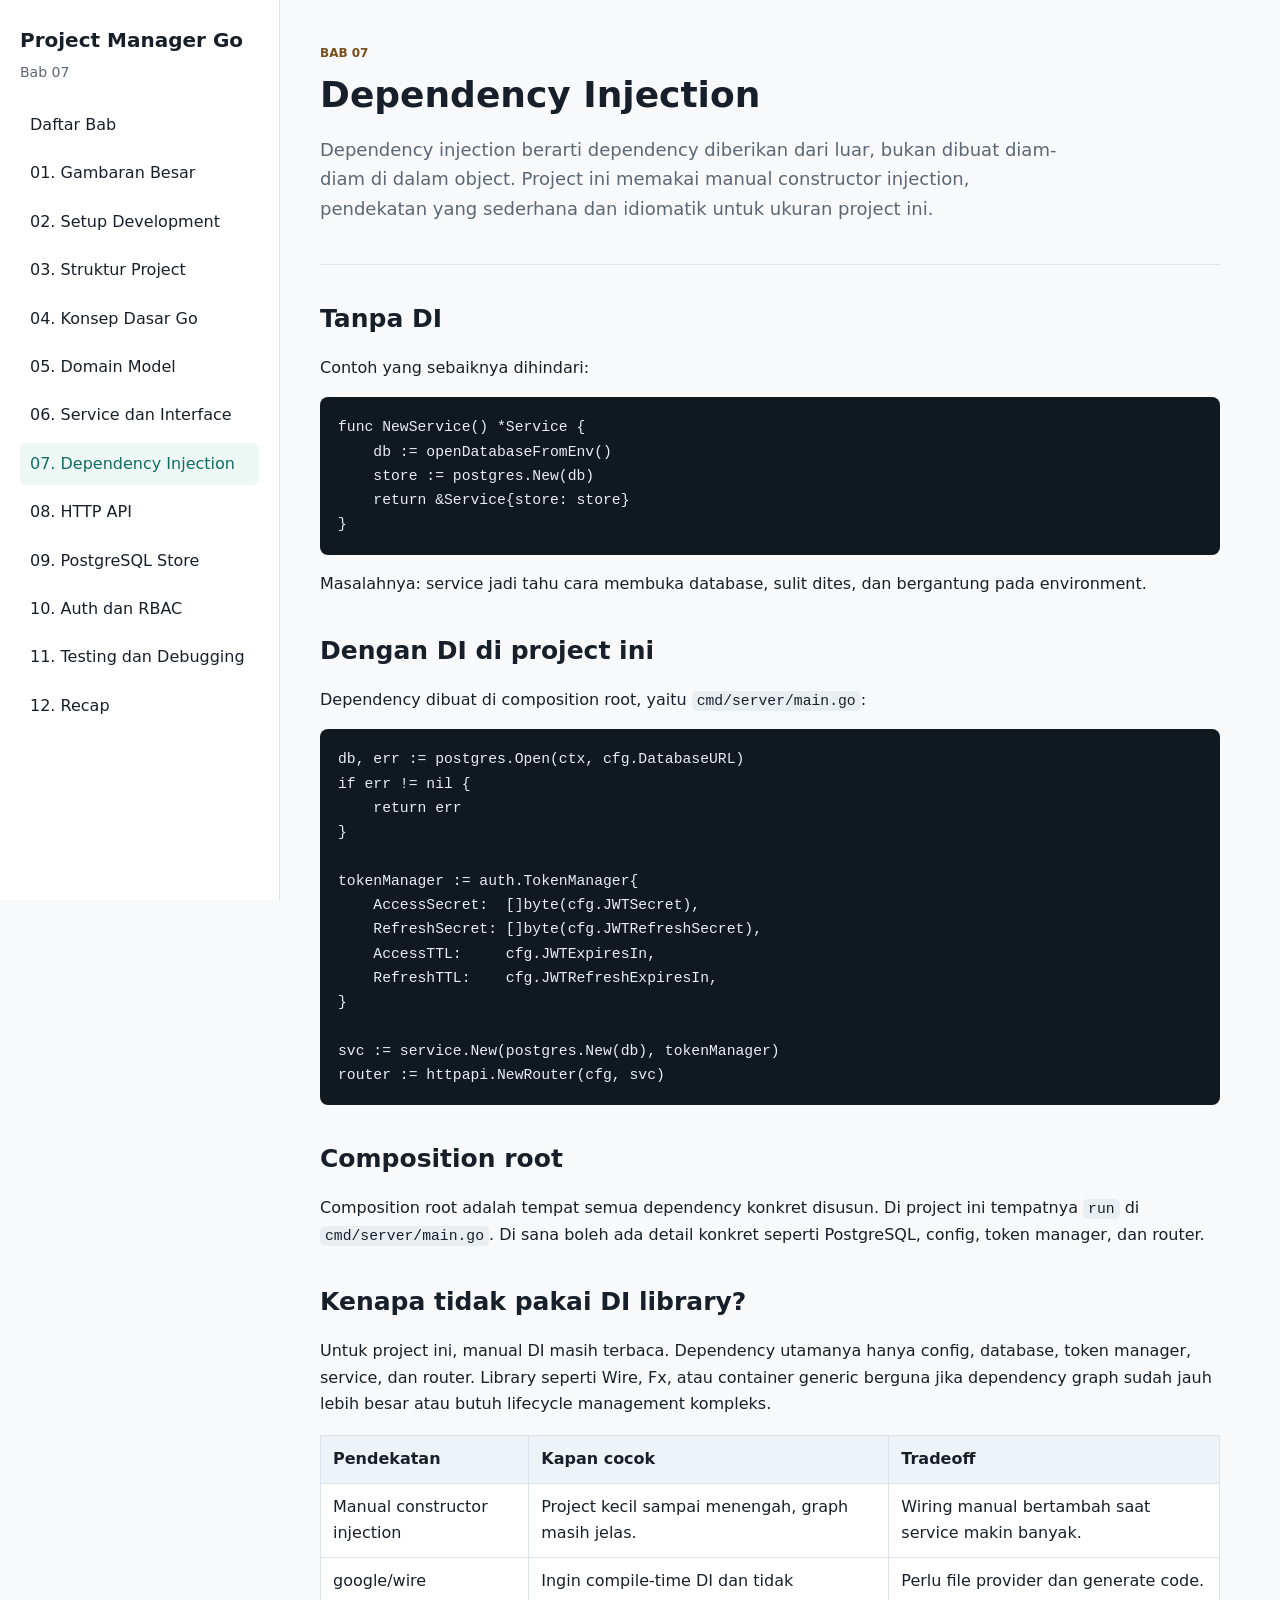
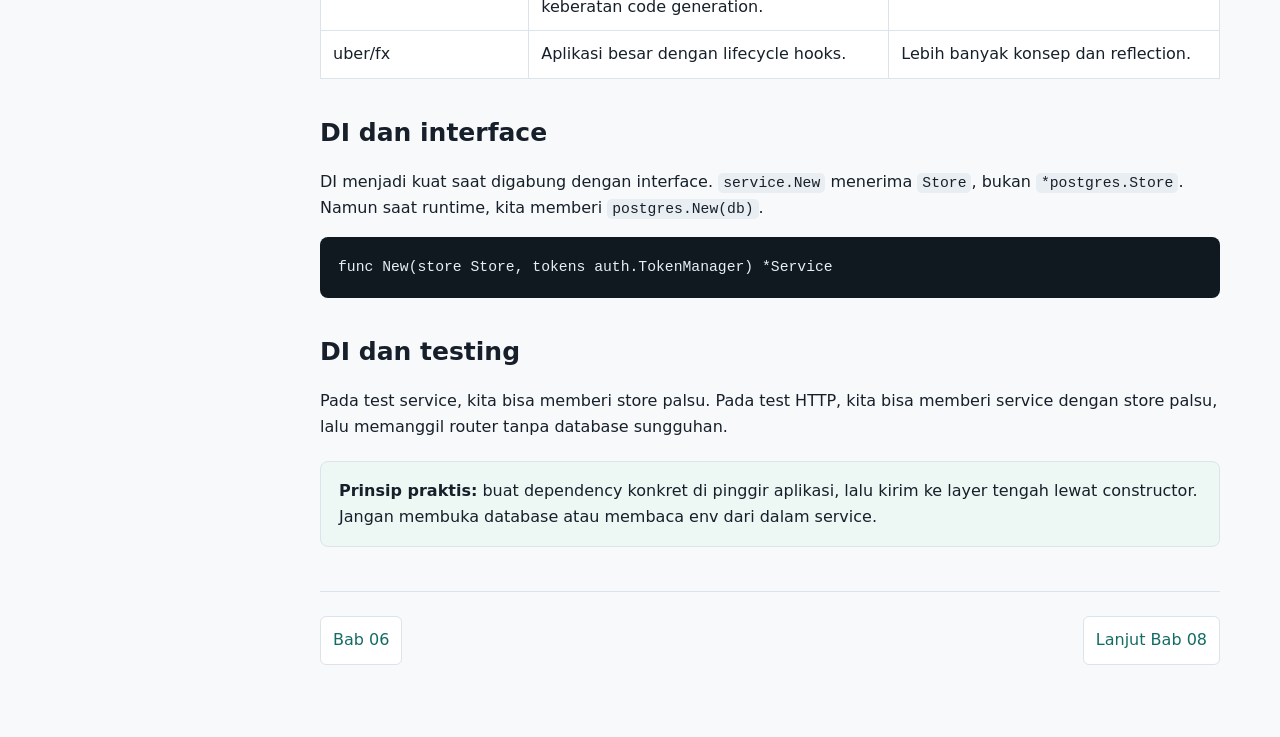
<file: doc/html/07-dependency-injection.html>
<!doctype html>
<html lang="id">
<head>
  <meta charset="utf-8">
  <meta name="viewport" content="width=device-width, initial-scale=1">
  <title>07. Dependency Injection</title>
  <link rel="stylesheet" href="style.css">
</head>
<body>
  <div class="layout">
    <aside class="sidebar">
      <h1>Project Manager Go</h1>
      <p>Bab 07</p>
      <nav class="nav">
        <a href="index.html">Daftar Bab</a>
        <a href="01-gambaran-besar.html">01. Gambaran Besar</a>
        <a href="02-setup-development.html">02. Setup Development</a>
        <a href="03-struktur-project.html">03. Struktur Project</a>
        <a href="04-konsep-dasar-go.html">04. Konsep Dasar Go</a>
        <a href="05-domain-model.html">05. Domain Model</a>
        <a href="06-service-dan-interface.html">06. Service dan Interface</a>
        <a class="active" href="07-dependency-injection.html">07. Dependency Injection</a>
        <a href="08-http-api.html">08. HTTP API</a>
        <a href="09-postgres-store.html">09. PostgreSQL Store</a>
        <a href="10-auth-rbac.html">10. Auth dan RBAC</a>
        <a href="11-testing-debugging.html">11. Testing dan Debugging</a>
        <a href="12-recap.html">12. Recap</a>
      </nav>
    </aside>
    <main class="content">
      <section class="hero">
        <p class="eyebrow">Bab 07</p>
        <h1>Dependency Injection</h1>
        <p class="lead">Dependency injection berarti dependency diberikan dari luar, bukan dibuat diam-diam di dalam object. Project ini memakai manual constructor injection, pendekatan yang sederhana dan idiomatik untuk ukuran project ini.</p>
      </section>

      <h2>Tanpa DI</h2>
      <p>Contoh yang sebaiknya dihindari:</p>
      <pre><code>func NewService() *Service {
    db := openDatabaseFromEnv()
    store := postgres.New(db)
    return &Service{store: store}
}</code></pre>
      <p>Masalahnya: service jadi tahu cara membuka database, sulit dites, dan bergantung pada environment.</p>

      <h2>Dengan DI di project ini</h2>
      <p>Dependency dibuat di composition root, yaitu <code>cmd/server/main.go</code>:</p>
      <pre><code>db, err := postgres.Open(ctx, cfg.DatabaseURL)
if err != nil {
    return err
}

tokenManager := auth.TokenManager{
    AccessSecret:  []byte(cfg.JWTSecret),
    RefreshSecret: []byte(cfg.JWTRefreshSecret),
    AccessTTL:     cfg.JWTExpiresIn,
    RefreshTTL:    cfg.JWTRefreshExpiresIn,
}

svc := service.New(postgres.New(db), tokenManager)
router := httpapi.NewRouter(cfg, svc)</code></pre>

      <h2>Composition root</h2>
      <p>Composition root adalah tempat semua dependency konkret disusun. Di project ini tempatnya <code>run</code> di <code>cmd/server/main.go</code>. Di sana boleh ada detail konkret seperti PostgreSQL, config, token manager, dan router.</p>

      <h2>Kenapa tidak pakai DI library?</h2>
      <p>Untuk project ini, manual DI masih terbaca. Dependency utamanya hanya config, database, token manager, service, dan router. Library seperti Wire, Fx, atau container generic berguna jika dependency graph sudah jauh lebih besar atau butuh lifecycle management kompleks.</p>

      <table>
        <thead>
          <tr>
            <th>Pendekatan</th>
            <th>Kapan cocok</th>
            <th>Tradeoff</th>
          </tr>
        </thead>
        <tbody>
          <tr>
            <td>Manual constructor injection</td>
            <td>Project kecil sampai menengah, graph masih jelas.</td>
            <td>Wiring manual bertambah saat service makin banyak.</td>
          </tr>
          <tr>
            <td>google/wire</td>
            <td>Ingin compile-time DI dan tidak keberatan code generation.</td>
            <td>Perlu file provider dan generate code.</td>
          </tr>
          <tr>
            <td>uber/fx</td>
            <td>Aplikasi besar dengan lifecycle hooks.</td>
            <td>Lebih banyak konsep dan reflection.</td>
          </tr>
        </tbody>
      </table>

      <h2>DI dan interface</h2>
      <p>DI menjadi kuat saat digabung dengan interface. <code>service.New</code> menerima <code>Store</code>, bukan <code>*postgres.Store</code>. Namun saat runtime, kita memberi <code>postgres.New(db)</code>.</p>
      <pre><code>func New(store Store, tokens auth.TokenManager) *Service</code></pre>

      <h2>DI dan testing</h2>
      <p>Pada test service, kita bisa memberi store palsu. Pada test HTTP, kita bisa memberi service dengan store palsu, lalu memanggil router tanpa database sungguhan.</p>

      <div class="note">
        <strong>Prinsip praktis:</strong> buat dependency konkret di pinggir aplikasi, lalu kirim ke layer tengah lewat constructor. Jangan membuka database atau membaca env dari dalam service.
      </div>

      <nav class="pager">
        <a href="06-service-dan-interface.html">Bab 06</a>
        <a href="08-http-api.html">Lanjut Bab 08</a>
      </nav>
    </main>
  </div>
</body>
</html>
</file>
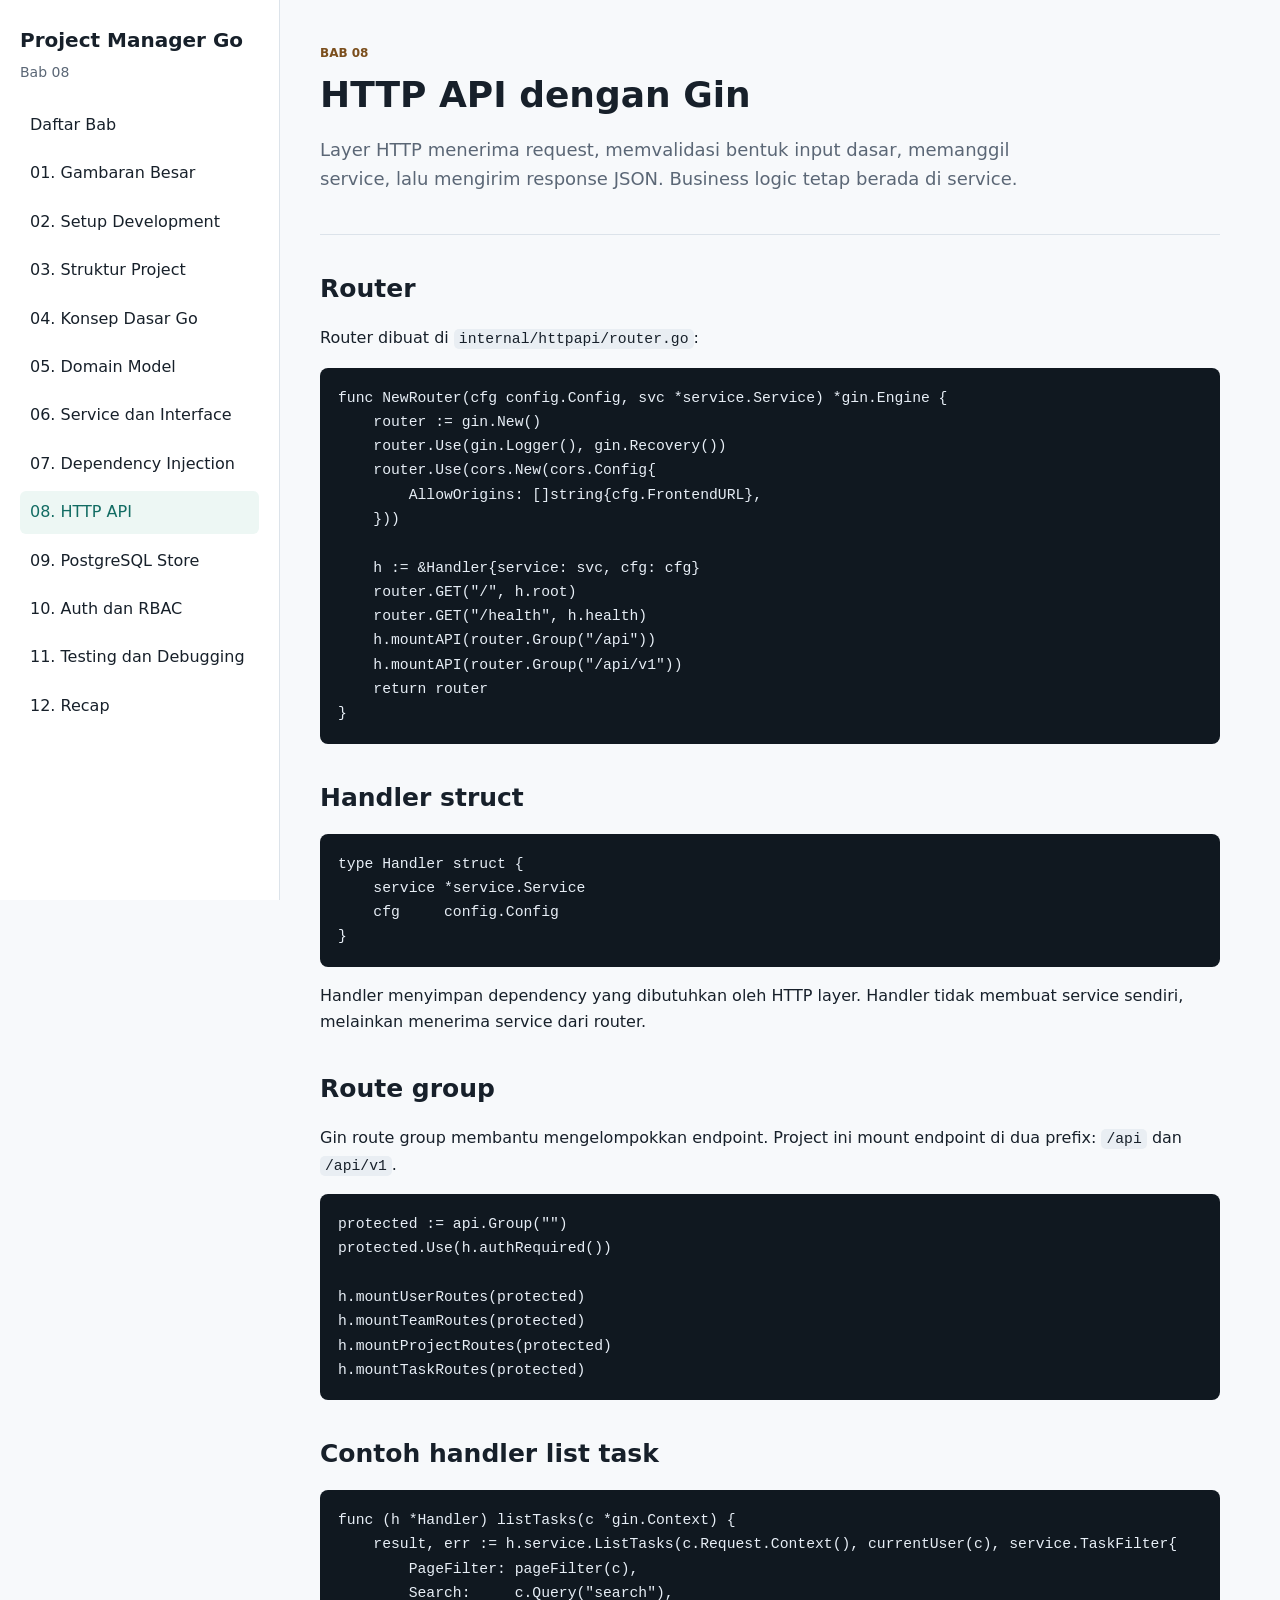
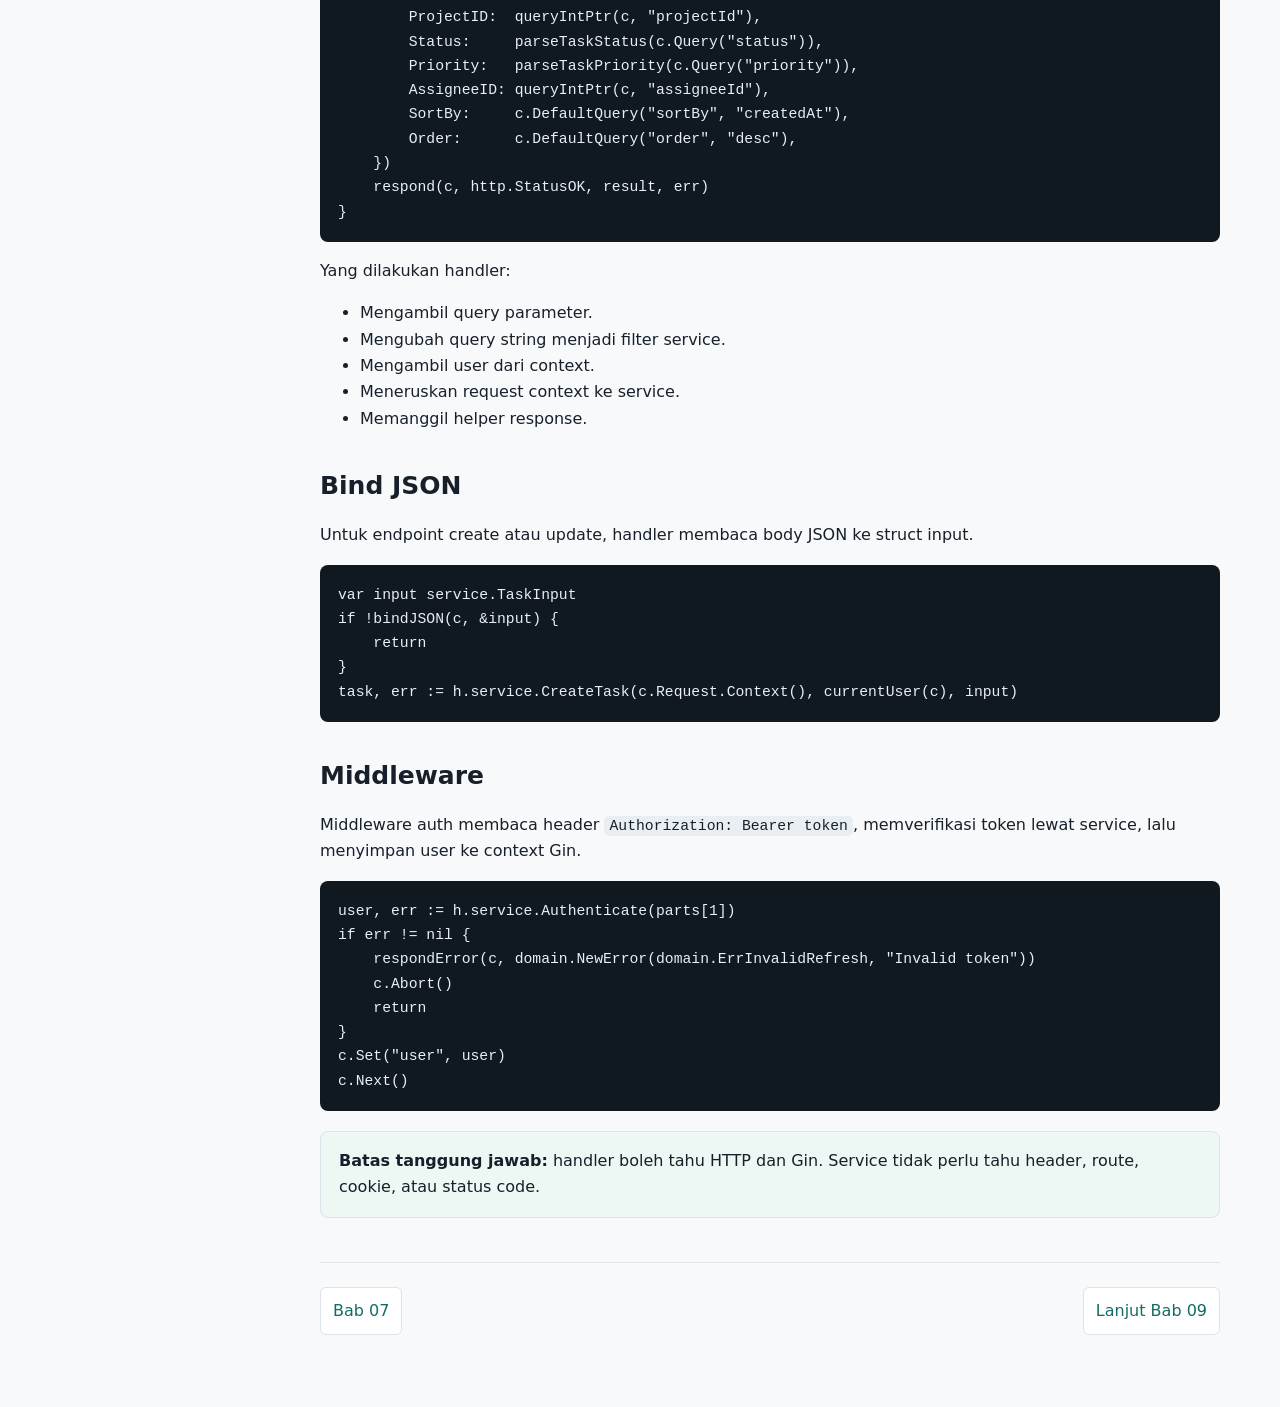
<file: doc/html/08-http-api.html>
<!doctype html>
<html lang="id">
<head>
  <meta charset="utf-8">
  <meta name="viewport" content="width=device-width, initial-scale=1">
  <title>08. HTTP API</title>
  <link rel="stylesheet" href="style.css">
</head>
<body>
  <div class="layout">
    <aside class="sidebar">
      <h1>Project Manager Go</h1>
      <p>Bab 08</p>
      <nav class="nav">
        <a href="index.html">Daftar Bab</a>
        <a href="01-gambaran-besar.html">01. Gambaran Besar</a>
        <a href="02-setup-development.html">02. Setup Development</a>
        <a href="03-struktur-project.html">03. Struktur Project</a>
        <a href="04-konsep-dasar-go.html">04. Konsep Dasar Go</a>
        <a href="05-domain-model.html">05. Domain Model</a>
        <a href="06-service-dan-interface.html">06. Service dan Interface</a>
        <a href="07-dependency-injection.html">07. Dependency Injection</a>
        <a class="active" href="08-http-api.html">08. HTTP API</a>
        <a href="09-postgres-store.html">09. PostgreSQL Store</a>
        <a href="10-auth-rbac.html">10. Auth dan RBAC</a>
        <a href="11-testing-debugging.html">11. Testing dan Debugging</a>
        <a href="12-recap.html">12. Recap</a>
      </nav>
    </aside>
    <main class="content">
      <section class="hero">
        <p class="eyebrow">Bab 08</p>
        <h1>HTTP API dengan Gin</h1>
        <p class="lead">Layer HTTP menerima request, memvalidasi bentuk input dasar, memanggil service, lalu mengirim response JSON. Business logic tetap berada di service.</p>
      </section>

      <h2>Router</h2>
      <p>Router dibuat di <code>internal/httpapi/router.go</code>:</p>
      <pre><code>func NewRouter(cfg config.Config, svc *service.Service) *gin.Engine {
    router := gin.New()
    router.Use(gin.Logger(), gin.Recovery())
    router.Use(cors.New(cors.Config{
        AllowOrigins: []string{cfg.FrontendURL},
    }))

    h := &Handler{service: svc, cfg: cfg}
    router.GET("/", h.root)
    router.GET("/health", h.health)
    h.mountAPI(router.Group("/api"))
    h.mountAPI(router.Group("/api/v1"))
    return router
}</code></pre>

      <h2>Handler struct</h2>
      <pre><code>type Handler struct {
    service *service.Service
    cfg     config.Config
}</code></pre>
      <p>Handler menyimpan dependency yang dibutuhkan oleh HTTP layer. Handler tidak membuat service sendiri, melainkan menerima service dari router.</p>

      <h2>Route group</h2>
      <p>Gin route group membantu mengelompokkan endpoint. Project ini mount endpoint di dua prefix: <code>/api</code> dan <code>/api/v1</code>.</p>
      <pre><code>protected := api.Group("")
protected.Use(h.authRequired())

h.mountUserRoutes(protected)
h.mountTeamRoutes(protected)
h.mountProjectRoutes(protected)
h.mountTaskRoutes(protected)</code></pre>

      <h2>Contoh handler list task</h2>
      <pre><code>func (h *Handler) listTasks(c *gin.Context) {
    result, err := h.service.ListTasks(c.Request.Context(), currentUser(c), service.TaskFilter{
        PageFilter: pageFilter(c),
        Search:     c.Query("search"),
        ProjectID:  queryIntPtr(c, "projectId"),
        Status:     parseTaskStatus(c.Query("status")),
        Priority:   parseTaskPriority(c.Query("priority")),
        AssigneeID: queryIntPtr(c, "assigneeId"),
        SortBy:     c.DefaultQuery("sortBy", "createdAt"),
        Order:      c.DefaultQuery("order", "desc"),
    })
    respond(c, http.StatusOK, result, err)
}</code></pre>

      <p>Yang dilakukan handler:</p>
      <ul>
        <li>Mengambil query parameter.</li>
        <li>Mengubah query string menjadi filter service.</li>
        <li>Mengambil user dari context.</li>
        <li>Meneruskan request context ke service.</li>
        <li>Memanggil helper response.</li>
      </ul>

      <h2>Bind JSON</h2>
      <p>Untuk endpoint create atau update, handler membaca body JSON ke struct input.</p>
      <pre><code>var input service.TaskInput
if !bindJSON(c, &input) {
    return
}
task, err := h.service.CreateTask(c.Request.Context(), currentUser(c), input)</code></pre>

      <h2>Middleware</h2>
      <p>Middleware auth membaca header <code>Authorization: Bearer token</code>, memverifikasi token lewat service, lalu menyimpan user ke context Gin.</p>
      <pre><code>user, err := h.service.Authenticate(parts[1])
if err != nil {
    respondError(c, domain.NewError(domain.ErrInvalidRefresh, "Invalid token"))
    c.Abort()
    return
}
c.Set("user", user)
c.Next()</code></pre>

      <div class="note">
        <strong>Batas tanggung jawab:</strong> handler boleh tahu HTTP dan Gin. Service tidak perlu tahu header, route, cookie, atau status code.
      </div>

      <nav class="pager">
        <a href="07-dependency-injection.html">Bab 07</a>
        <a href="09-postgres-store.html">Lanjut Bab 09</a>
      </nav>
    </main>
  </div>
</body>
</html>
</file>
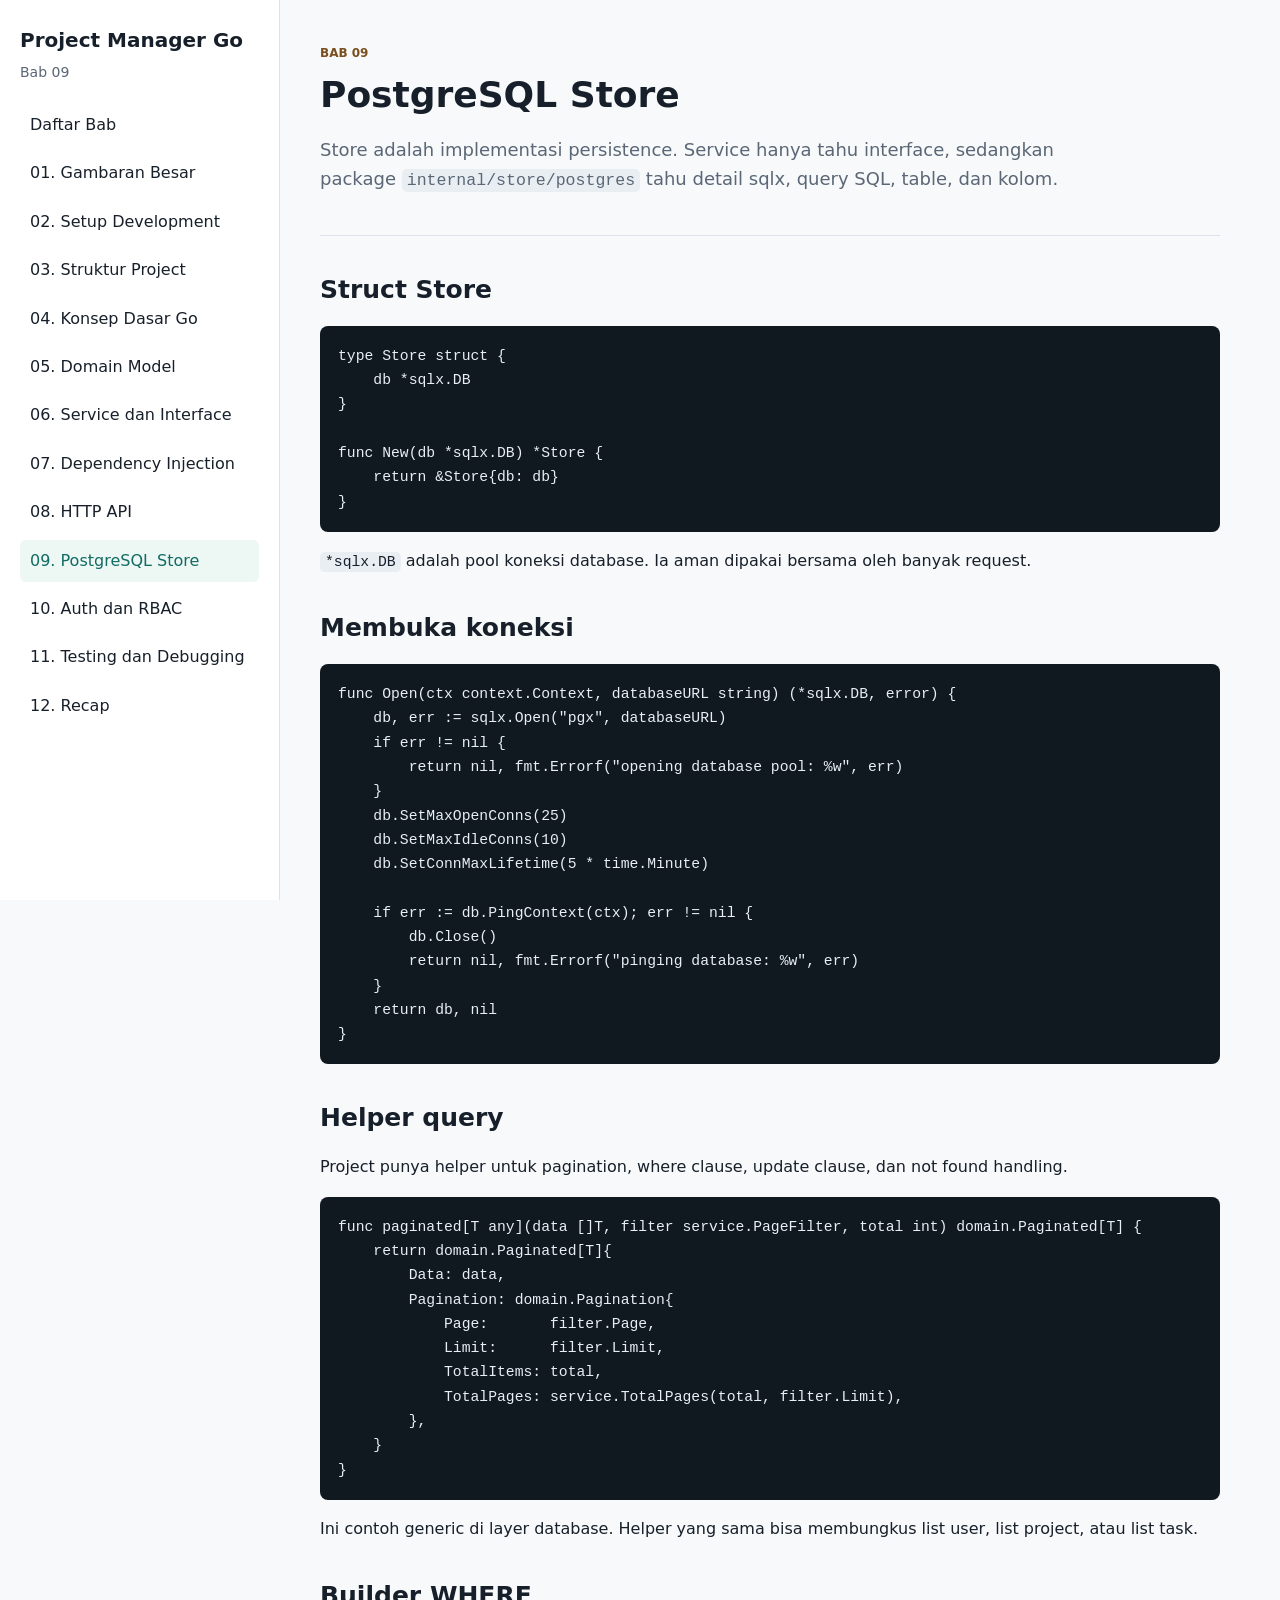
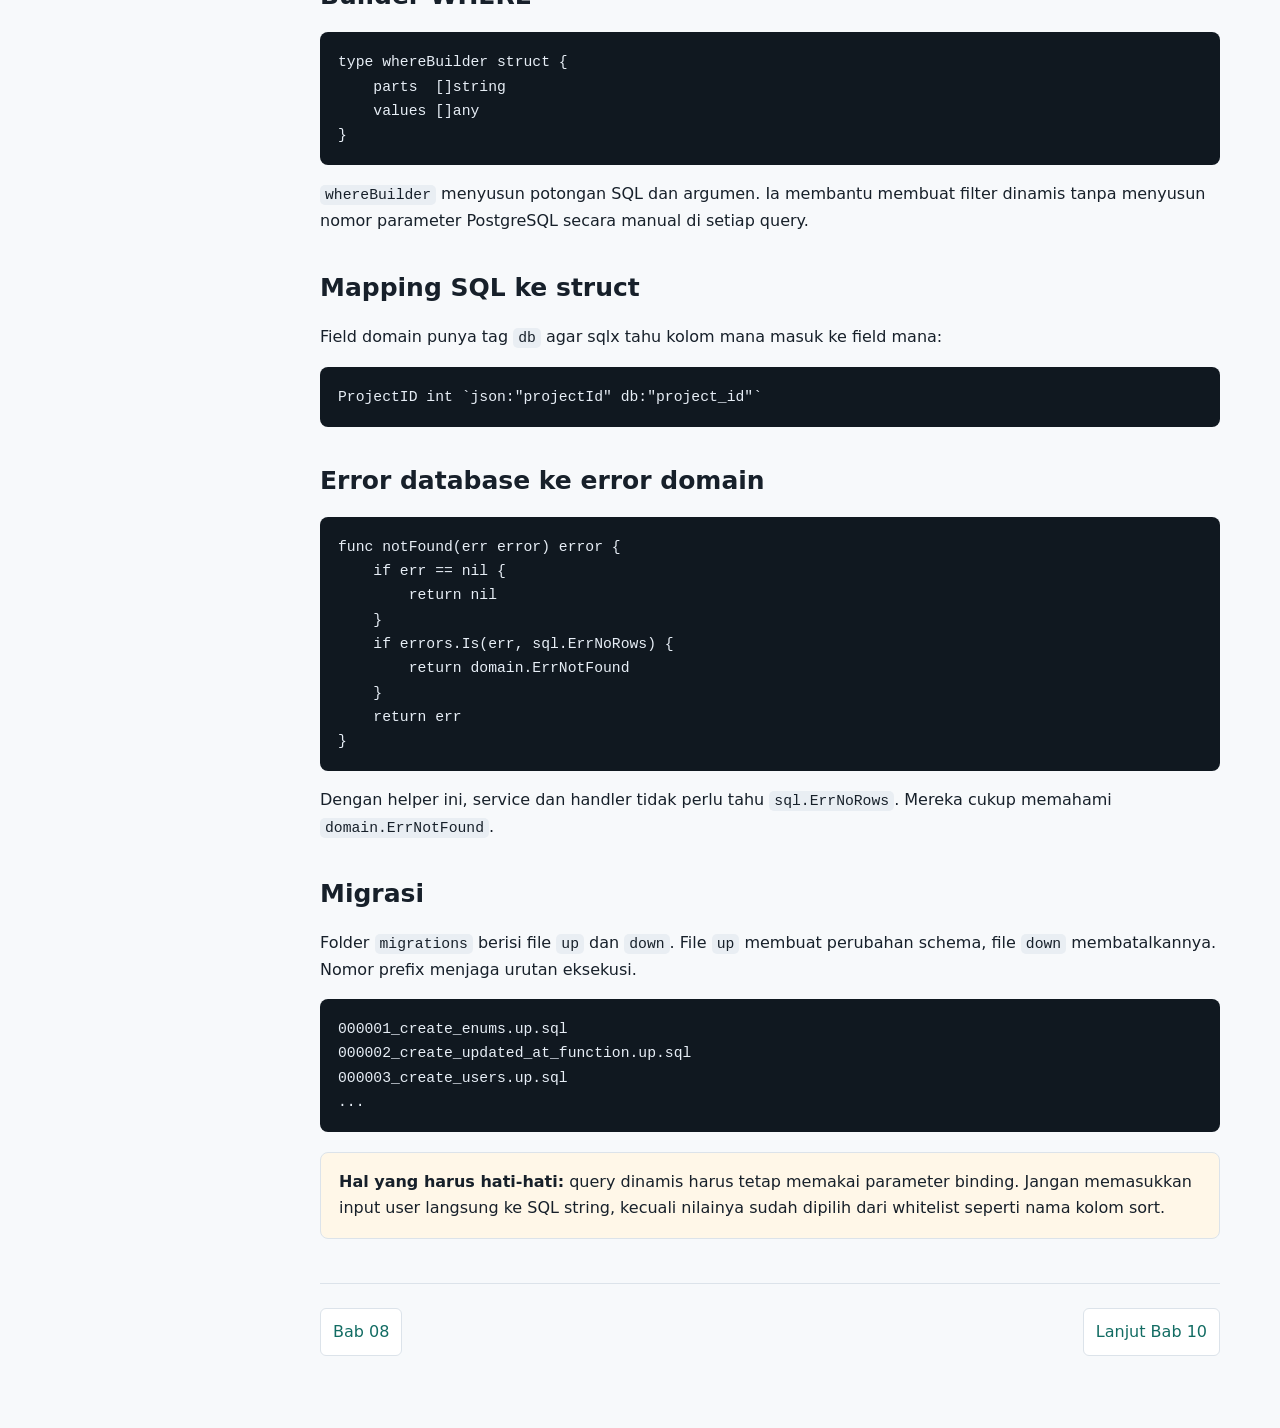
<file: doc/html/09-postgres-store.html>
<!doctype html>
<html lang="id">
<head>
  <meta charset="utf-8">
  <meta name="viewport" content="width=device-width, initial-scale=1">
  <title>09. PostgreSQL Store</title>
  <link rel="stylesheet" href="style.css">
</head>
<body>
  <div class="layout">
    <aside class="sidebar">
      <h1>Project Manager Go</h1>
      <p>Bab 09</p>
      <nav class="nav">
        <a href="index.html">Daftar Bab</a>
        <a href="01-gambaran-besar.html">01. Gambaran Besar</a>
        <a href="02-setup-development.html">02. Setup Development</a>
        <a href="03-struktur-project.html">03. Struktur Project</a>
        <a href="04-konsep-dasar-go.html">04. Konsep Dasar Go</a>
        <a href="05-domain-model.html">05. Domain Model</a>
        <a href="06-service-dan-interface.html">06. Service dan Interface</a>
        <a href="07-dependency-injection.html">07. Dependency Injection</a>
        <a href="08-http-api.html">08. HTTP API</a>
        <a class="active" href="09-postgres-store.html">09. PostgreSQL Store</a>
        <a href="10-auth-rbac.html">10. Auth dan RBAC</a>
        <a href="11-testing-debugging.html">11. Testing dan Debugging</a>
        <a href="12-recap.html">12. Recap</a>
      </nav>
    </aside>
    <main class="content">
      <section class="hero">
        <p class="eyebrow">Bab 09</p>
        <h1>PostgreSQL Store</h1>
        <p class="lead">Store adalah implementasi persistence. Service hanya tahu interface, sedangkan package <code>internal/store/postgres</code> tahu detail sqlx, query SQL, table, dan kolom.</p>
      </section>

      <h2>Struct Store</h2>
      <pre><code>type Store struct {
    db *sqlx.DB
}

func New(db *sqlx.DB) *Store {
    return &Store{db: db}
}</code></pre>
      <p><code>*sqlx.DB</code> adalah pool koneksi database. Ia aman dipakai bersama oleh banyak request.</p>

      <h2>Membuka koneksi</h2>
      <pre><code>func Open(ctx context.Context, databaseURL string) (*sqlx.DB, error) {
    db, err := sqlx.Open("pgx", databaseURL)
    if err != nil {
        return nil, fmt.Errorf("opening database pool: %w", err)
    }
    db.SetMaxOpenConns(25)
    db.SetMaxIdleConns(10)
    db.SetConnMaxLifetime(5 * time.Minute)

    if err := db.PingContext(ctx); err != nil {
        db.Close()
        return nil, fmt.Errorf("pinging database: %w", err)
    }
    return db, nil
}</code></pre>

      <h2>Helper query</h2>
      <p>Project punya helper untuk pagination, where clause, update clause, dan not found handling.</p>
      <pre><code>func paginated[T any](data []T, filter service.PageFilter, total int) domain.Paginated[T] {
    return domain.Paginated[T]{
        Data: data,
        Pagination: domain.Pagination{
            Page:       filter.Page,
            Limit:      filter.Limit,
            TotalItems: total,
            TotalPages: service.TotalPages(total, filter.Limit),
        },
    }
}</code></pre>

      <p>Ini contoh generic di layer database. Helper yang sama bisa membungkus list user, list project, atau list task.</p>

      <h2>Builder WHERE</h2>
      <pre><code>type whereBuilder struct {
    parts  []string
    values []any
}</code></pre>
      <p><code>whereBuilder</code> menyusun potongan SQL dan argumen. Ia membantu membuat filter dinamis tanpa menyusun nomor parameter PostgreSQL secara manual di setiap query.</p>

      <h2>Mapping SQL ke struct</h2>
      <p>Field domain punya tag <code>db</code> agar sqlx tahu kolom mana masuk ke field mana:</p>
      <pre><code>ProjectID int `json:"projectId" db:"project_id"`</code></pre>

      <h2>Error database ke error domain</h2>
      <pre><code>func notFound(err error) error {
    if err == nil {
        return nil
    }
    if errors.Is(err, sql.ErrNoRows) {
        return domain.ErrNotFound
    }
    return err
}</code></pre>
      <p>Dengan helper ini, service dan handler tidak perlu tahu <code>sql.ErrNoRows</code>. Mereka cukup memahami <code>domain.ErrNotFound</code>.</p>

      <h2>Migrasi</h2>
      <p>Folder <code>migrations</code> berisi file <code>up</code> dan <code>down</code>. File <code>up</code> membuat perubahan schema, file <code>down</code> membatalkannya. Nomor prefix menjaga urutan eksekusi.</p>

      <pre><code>000001_create_enums.up.sql
000002_create_updated_at_function.up.sql
000003_create_users.up.sql
...</code></pre>

      <div class="warning">
        <strong>Hal yang harus hati-hati:</strong> query dinamis harus tetap memakai parameter binding. Jangan memasukkan input user langsung ke SQL string, kecuali nilainya sudah dipilih dari whitelist seperti nama kolom sort.
      </div>

      <nav class="pager">
        <a href="08-http-api.html">Bab 08</a>
        <a href="10-auth-rbac.html">Lanjut Bab 10</a>
      </nav>
    </main>
  </div>
</body>
</html>
</file>
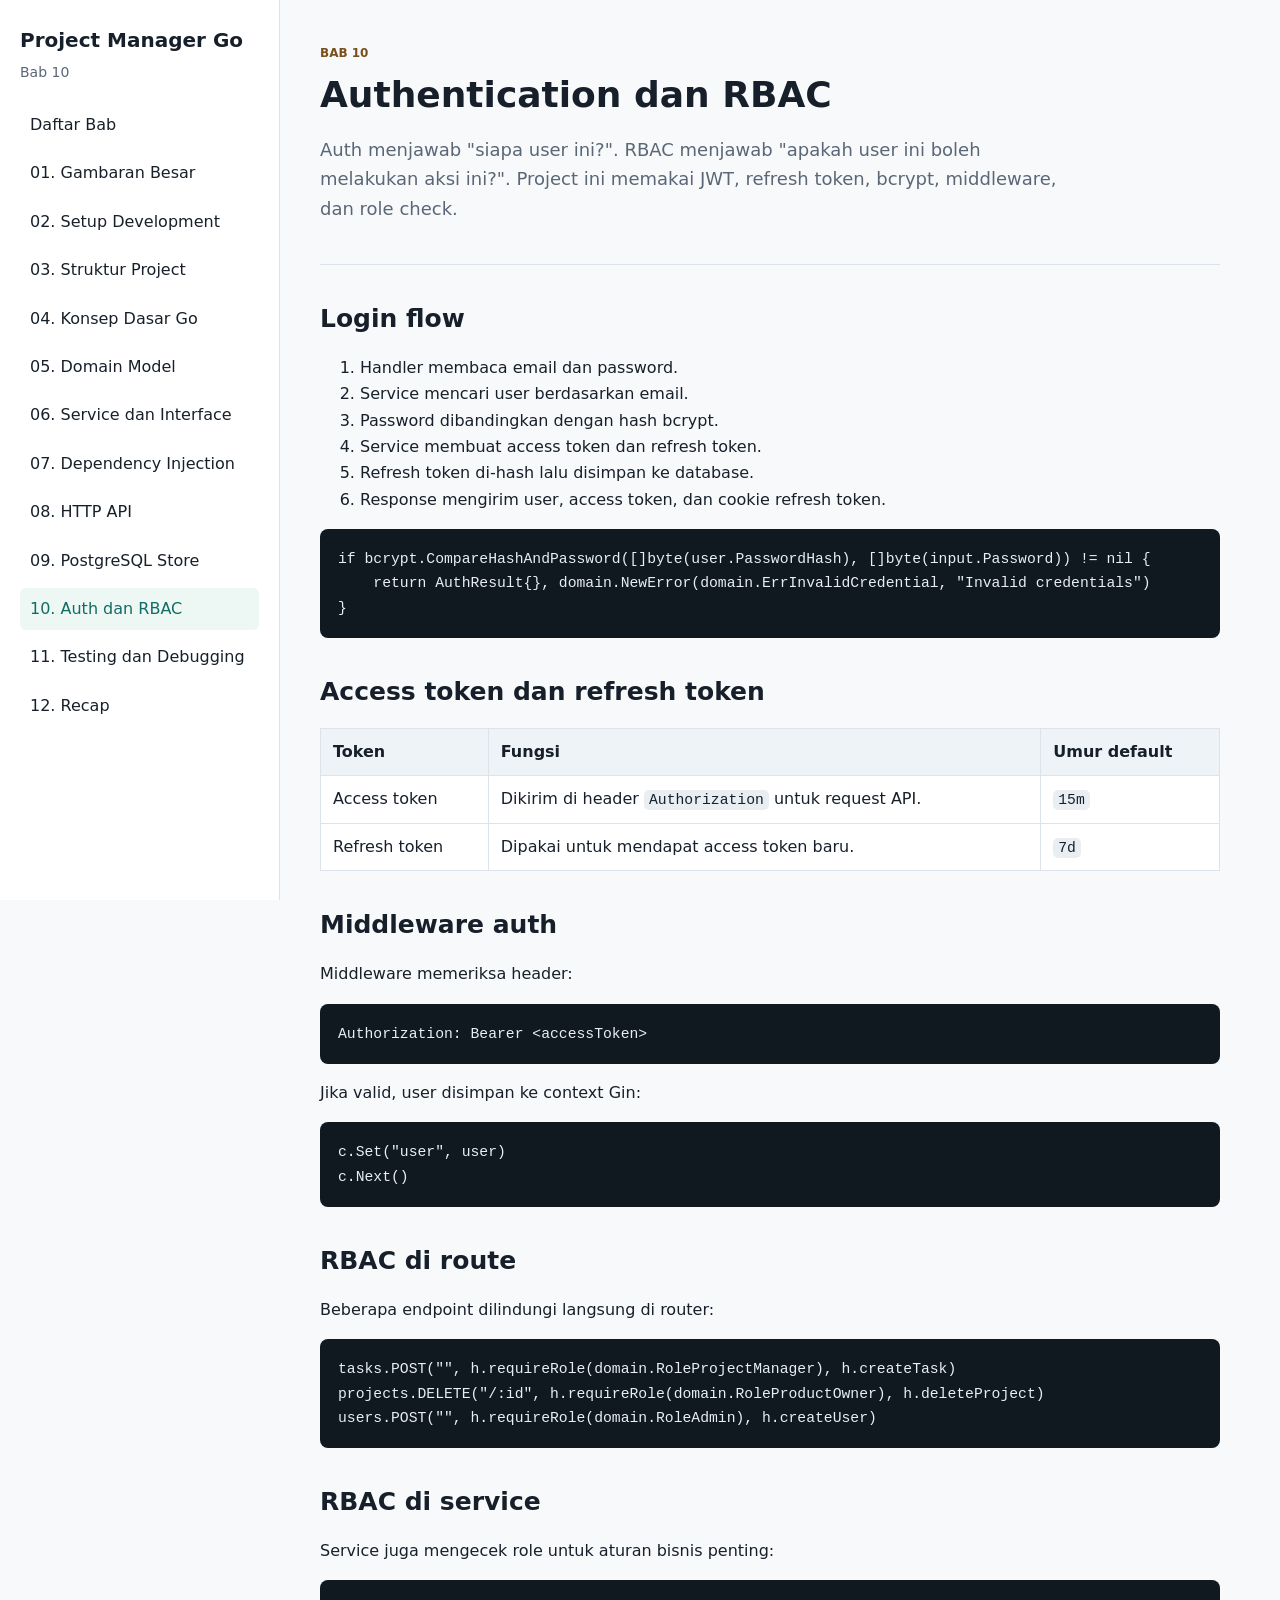
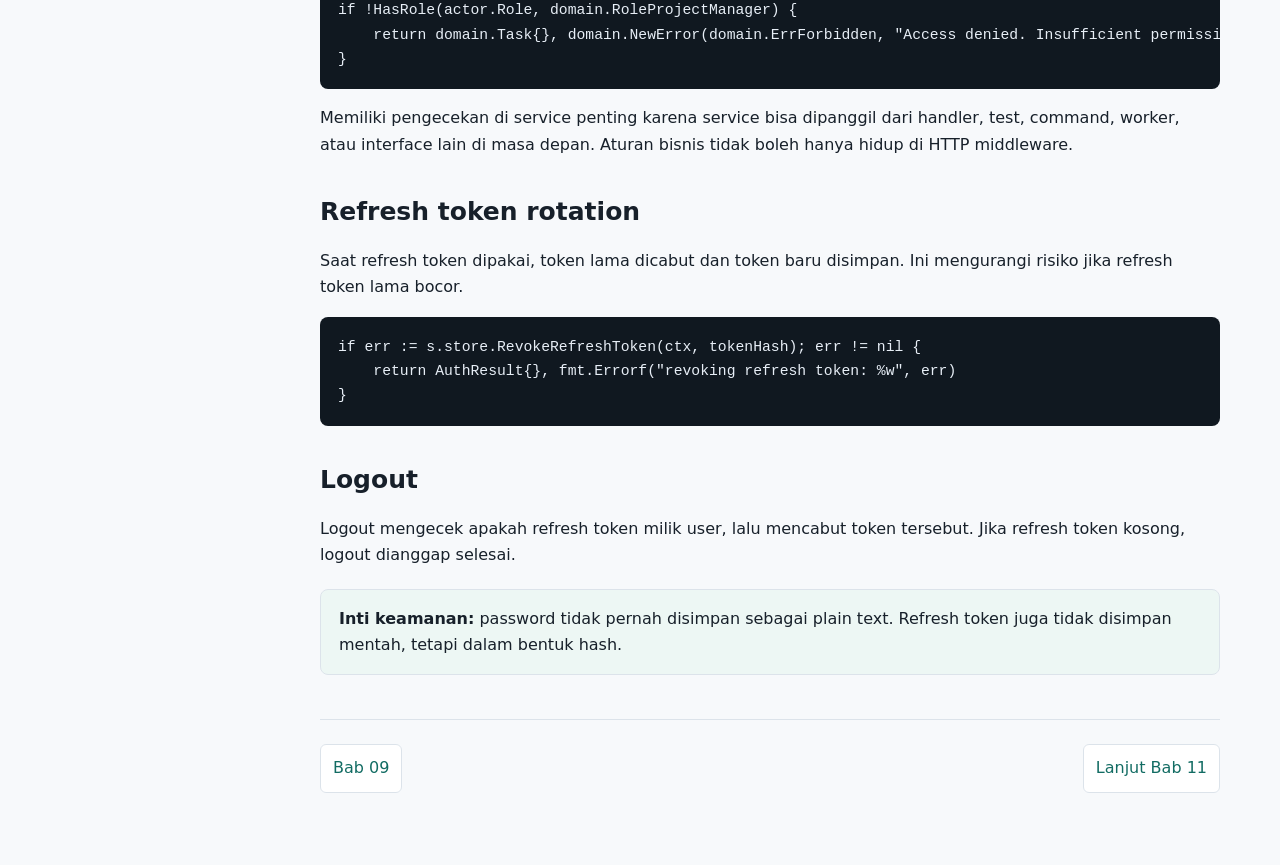
<file: doc/html/10-auth-rbac.html>
<!doctype html>
<html lang="id">
<head>
  <meta charset="utf-8">
  <meta name="viewport" content="width=device-width, initial-scale=1">
  <title>10. Auth dan RBAC</title>
  <link rel="stylesheet" href="style.css">
</head>
<body>
  <div class="layout">
    <aside class="sidebar">
      <h1>Project Manager Go</h1>
      <p>Bab 10</p>
      <nav class="nav">
        <a href="index.html">Daftar Bab</a>
        <a href="01-gambaran-besar.html">01. Gambaran Besar</a>
        <a href="02-setup-development.html">02. Setup Development</a>
        <a href="03-struktur-project.html">03. Struktur Project</a>
        <a href="04-konsep-dasar-go.html">04. Konsep Dasar Go</a>
        <a href="05-domain-model.html">05. Domain Model</a>
        <a href="06-service-dan-interface.html">06. Service dan Interface</a>
        <a href="07-dependency-injection.html">07. Dependency Injection</a>
        <a href="08-http-api.html">08. HTTP API</a>
        <a href="09-postgres-store.html">09. PostgreSQL Store</a>
        <a class="active" href="10-auth-rbac.html">10. Auth dan RBAC</a>
        <a href="11-testing-debugging.html">11. Testing dan Debugging</a>
        <a href="12-recap.html">12. Recap</a>
      </nav>
    </aside>
    <main class="content">
      <section class="hero">
        <p class="eyebrow">Bab 10</p>
        <h1>Authentication dan RBAC</h1>
        <p class="lead">Auth menjawab "siapa user ini?". RBAC menjawab "apakah user ini boleh melakukan aksi ini?". Project ini memakai JWT, refresh token, bcrypt, middleware, dan role check.</p>
      </section>

      <h2>Login flow</h2>
      <ol>
        <li>Handler membaca email dan password.</li>
        <li>Service mencari user berdasarkan email.</li>
        <li>Password dibandingkan dengan hash bcrypt.</li>
        <li>Service membuat access token dan refresh token.</li>
        <li>Refresh token di-hash lalu disimpan ke database.</li>
        <li>Response mengirim user, access token, dan cookie refresh token.</li>
      </ol>

      <pre><code>if bcrypt.CompareHashAndPassword([]byte(user.PasswordHash), []byte(input.Password)) != nil {
    return AuthResult{}, domain.NewError(domain.ErrInvalidCredential, "Invalid credentials")
}</code></pre>

      <h2>Access token dan refresh token</h2>
      <table>
        <thead>
          <tr>
            <th>Token</th>
            <th>Fungsi</th>
            <th>Umur default</th>
          </tr>
        </thead>
        <tbody>
          <tr>
            <td>Access token</td>
            <td>Dikirim di header <code>Authorization</code> untuk request API.</td>
            <td><code>15m</code></td>
          </tr>
          <tr>
            <td>Refresh token</td>
            <td>Dipakai untuk mendapat access token baru.</td>
            <td><code>7d</code></td>
          </tr>
        </tbody>
      </table>

      <h2>Middleware auth</h2>
      <p>Middleware memeriksa header:</p>
      <pre><code>Authorization: Bearer &lt;accessToken&gt;</code></pre>
      <p>Jika valid, user disimpan ke context Gin:</p>
      <pre><code>c.Set("user", user)
c.Next()</code></pre>

      <h2>RBAC di route</h2>
      <p>Beberapa endpoint dilindungi langsung di router:</p>
      <pre><code>tasks.POST("", h.requireRole(domain.RoleProjectManager), h.createTask)
projects.DELETE("/:id", h.requireRole(domain.RoleProductOwner), h.deleteProject)
users.POST("", h.requireRole(domain.RoleAdmin), h.createUser)</code></pre>

      <h2>RBAC di service</h2>
      <p>Service juga mengecek role untuk aturan bisnis penting:</p>
      <pre><code>if !HasRole(actor.Role, domain.RoleProjectManager) {
    return domain.Task{}, domain.NewError(domain.ErrForbidden, "Access denied. Insufficient permissions.")
}</code></pre>

      <p>Memiliki pengecekan di service penting karena service bisa dipanggil dari handler, test, command, worker, atau interface lain di masa depan. Aturan bisnis tidak boleh hanya hidup di HTTP middleware.</p>

      <h2>Refresh token rotation</h2>
      <p>Saat refresh token dipakai, token lama dicabut dan token baru disimpan. Ini mengurangi risiko jika refresh token lama bocor.</p>
      <pre><code>if err := s.store.RevokeRefreshToken(ctx, tokenHash); err != nil {
    return AuthResult{}, fmt.Errorf("revoking refresh token: %w", err)
}</code></pre>

      <h2>Logout</h2>
      <p>Logout mengecek apakah refresh token milik user, lalu mencabut token tersebut. Jika refresh token kosong, logout dianggap selesai.</p>

      <div class="note">
        <strong>Inti keamanan:</strong> password tidak pernah disimpan sebagai plain text. Refresh token juga tidak disimpan mentah, tetapi dalam bentuk hash.
      </div>

      <nav class="pager">
        <a href="09-postgres-store.html">Bab 09</a>
        <a href="11-testing-debugging.html">Lanjut Bab 11</a>
      </nav>
    </main>
  </div>
</body>
</html>
</file>
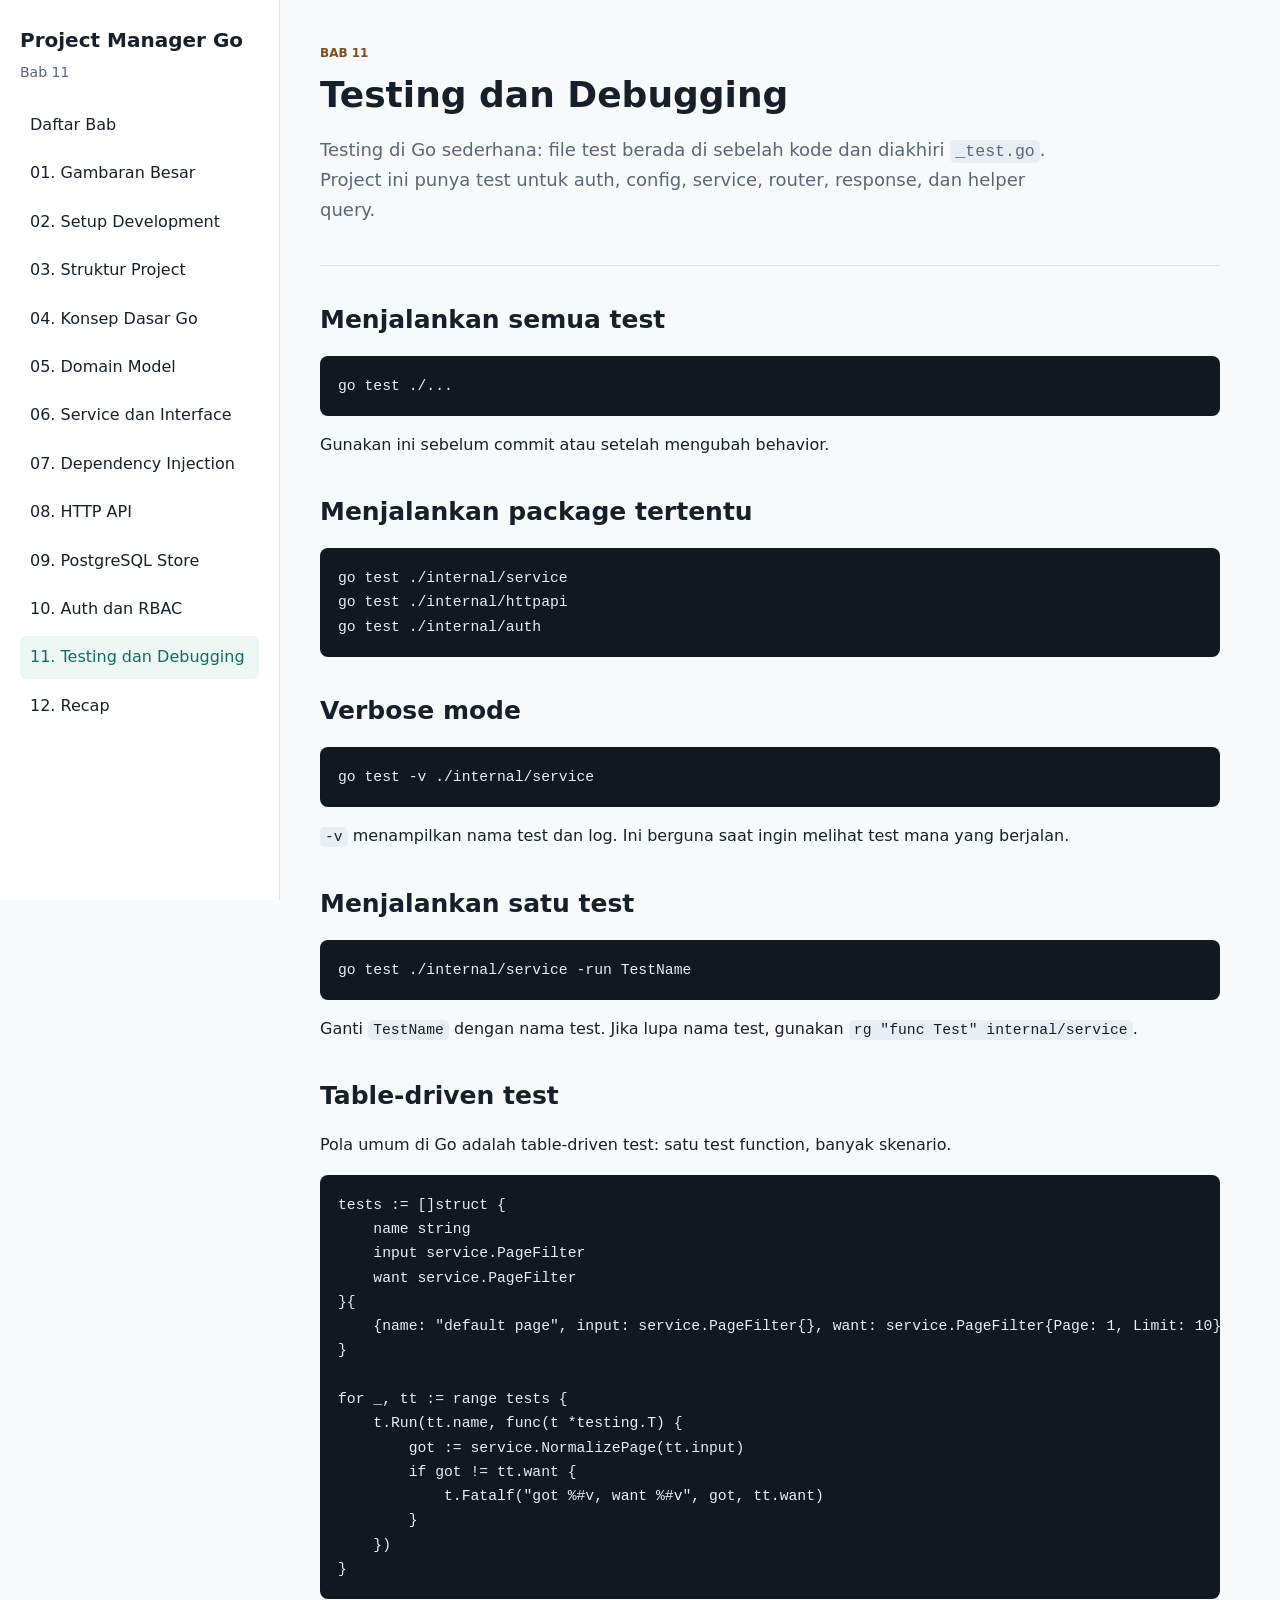
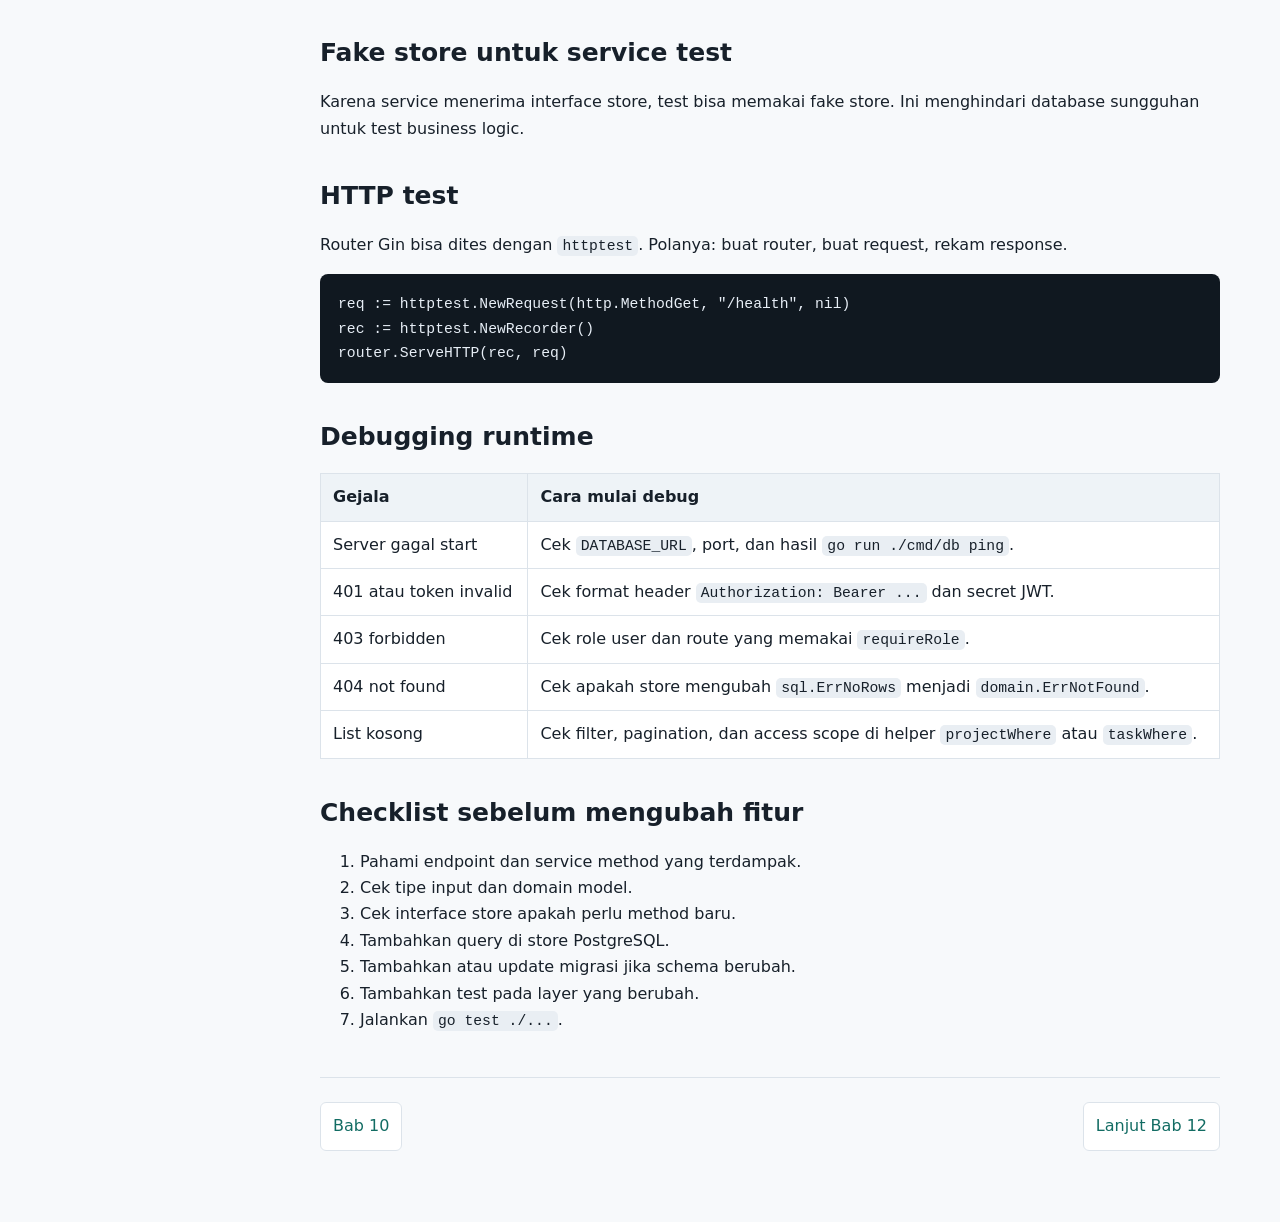
<file: doc/html/11-testing-debugging.html>
<!doctype html>
<html lang="id">
<head>
  <meta charset="utf-8">
  <meta name="viewport" content="width=device-width, initial-scale=1">
  <title>11. Testing dan Debugging</title>
  <link rel="stylesheet" href="style.css">
</head>
<body>
  <div class="layout">
    <aside class="sidebar">
      <h1>Project Manager Go</h1>
      <p>Bab 11</p>
      <nav class="nav">
        <a href="index.html">Daftar Bab</a>
        <a href="01-gambaran-besar.html">01. Gambaran Besar</a>
        <a href="02-setup-development.html">02. Setup Development</a>
        <a href="03-struktur-project.html">03. Struktur Project</a>
        <a href="04-konsep-dasar-go.html">04. Konsep Dasar Go</a>
        <a href="05-domain-model.html">05. Domain Model</a>
        <a href="06-service-dan-interface.html">06. Service dan Interface</a>
        <a href="07-dependency-injection.html">07. Dependency Injection</a>
        <a href="08-http-api.html">08. HTTP API</a>
        <a href="09-postgres-store.html">09. PostgreSQL Store</a>
        <a href="10-auth-rbac.html">10. Auth dan RBAC</a>
        <a class="active" href="11-testing-debugging.html">11. Testing dan Debugging</a>
        <a href="12-recap.html">12. Recap</a>
      </nav>
    </aside>
    <main class="content">
      <section class="hero">
        <p class="eyebrow">Bab 11</p>
        <h1>Testing dan Debugging</h1>
        <p class="lead">Testing di Go sederhana: file test berada di sebelah kode dan diakhiri <code>_test.go</code>. Project ini punya test untuk auth, config, service, router, response, dan helper query.</p>
      </section>

      <h2>Menjalankan semua test</h2>
      <pre><code>go test ./...</code></pre>
      <p>Gunakan ini sebelum commit atau setelah mengubah behavior.</p>

      <h2>Menjalankan package tertentu</h2>
      <pre><code>go test ./internal/service
go test ./internal/httpapi
go test ./internal/auth</code></pre>

      <h2>Verbose mode</h2>
      <pre><code>go test -v ./internal/service</code></pre>
      <p><code>-v</code> menampilkan nama test dan log. Ini berguna saat ingin melihat test mana yang berjalan.</p>

      <h2>Menjalankan satu test</h2>
      <pre><code>go test ./internal/service -run TestName</code></pre>
      <p>Ganti <code>TestName</code> dengan nama test. Jika lupa nama test, gunakan <code>rg "func Test" internal/service</code>.</p>

      <h2>Table-driven test</h2>
      <p>Pola umum di Go adalah table-driven test: satu test function, banyak skenario.</p>
      <pre><code>tests := []struct {
    name string
    input service.PageFilter
    want service.PageFilter
}{
    {name: "default page", input: service.PageFilter{}, want: service.PageFilter{Page: 1, Limit: 10}},
}

for _, tt := range tests {
    t.Run(tt.name, func(t *testing.T) {
        got := service.NormalizePage(tt.input)
        if got != tt.want {
            t.Fatalf("got %#v, want %#v", got, tt.want)
        }
    })
}</code></pre>

      <h2>Fake store untuk service test</h2>
      <p>Karena service menerima interface store, test bisa memakai fake store. Ini menghindari database sungguhan untuk test business logic.</p>

      <h2>HTTP test</h2>
      <p>Router Gin bisa dites dengan <code>httptest</code>. Polanya: buat router, buat request, rekam response.</p>
      <pre><code>req := httptest.NewRequest(http.MethodGet, "/health", nil)
rec := httptest.NewRecorder()
router.ServeHTTP(rec, req)</code></pre>

      <h2>Debugging runtime</h2>
      <table>
        <thead>
          <tr>
            <th>Gejala</th>
            <th>Cara mulai debug</th>
          </tr>
        </thead>
        <tbody>
          <tr>
            <td>Server gagal start</td>
            <td>Cek <code>DATABASE_URL</code>, port, dan hasil <code>go run ./cmd/db ping</code>.</td>
          </tr>
          <tr>
            <td>401 atau token invalid</td>
            <td>Cek format header <code>Authorization: Bearer ...</code> dan secret JWT.</td>
          </tr>
          <tr>
            <td>403 forbidden</td>
            <td>Cek role user dan route yang memakai <code>requireRole</code>.</td>
          </tr>
          <tr>
            <td>404 not found</td>
            <td>Cek apakah store mengubah <code>sql.ErrNoRows</code> menjadi <code>domain.ErrNotFound</code>.</td>
          </tr>
          <tr>
            <td>List kosong</td>
            <td>Cek filter, pagination, dan access scope di helper <code>projectWhere</code> atau <code>taskWhere</code>.</td>
          </tr>
        </tbody>
      </table>

      <h2>Checklist sebelum mengubah fitur</h2>
      <ol>
        <li>Pahami endpoint dan service method yang terdampak.</li>
        <li>Cek tipe input dan domain model.</li>
        <li>Cek interface store apakah perlu method baru.</li>
        <li>Tambahkan query di store PostgreSQL.</li>
        <li>Tambahkan atau update migrasi jika schema berubah.</li>
        <li>Tambahkan test pada layer yang berubah.</li>
        <li>Jalankan <code>go test ./...</code>.</li>
      </ol>

      <nav class="pager">
        <a href="10-auth-rbac.html">Bab 10</a>
        <a href="12-recap.html">Lanjut Bab 12</a>
      </nav>
    </main>
  </div>
</body>
</html>
</file>
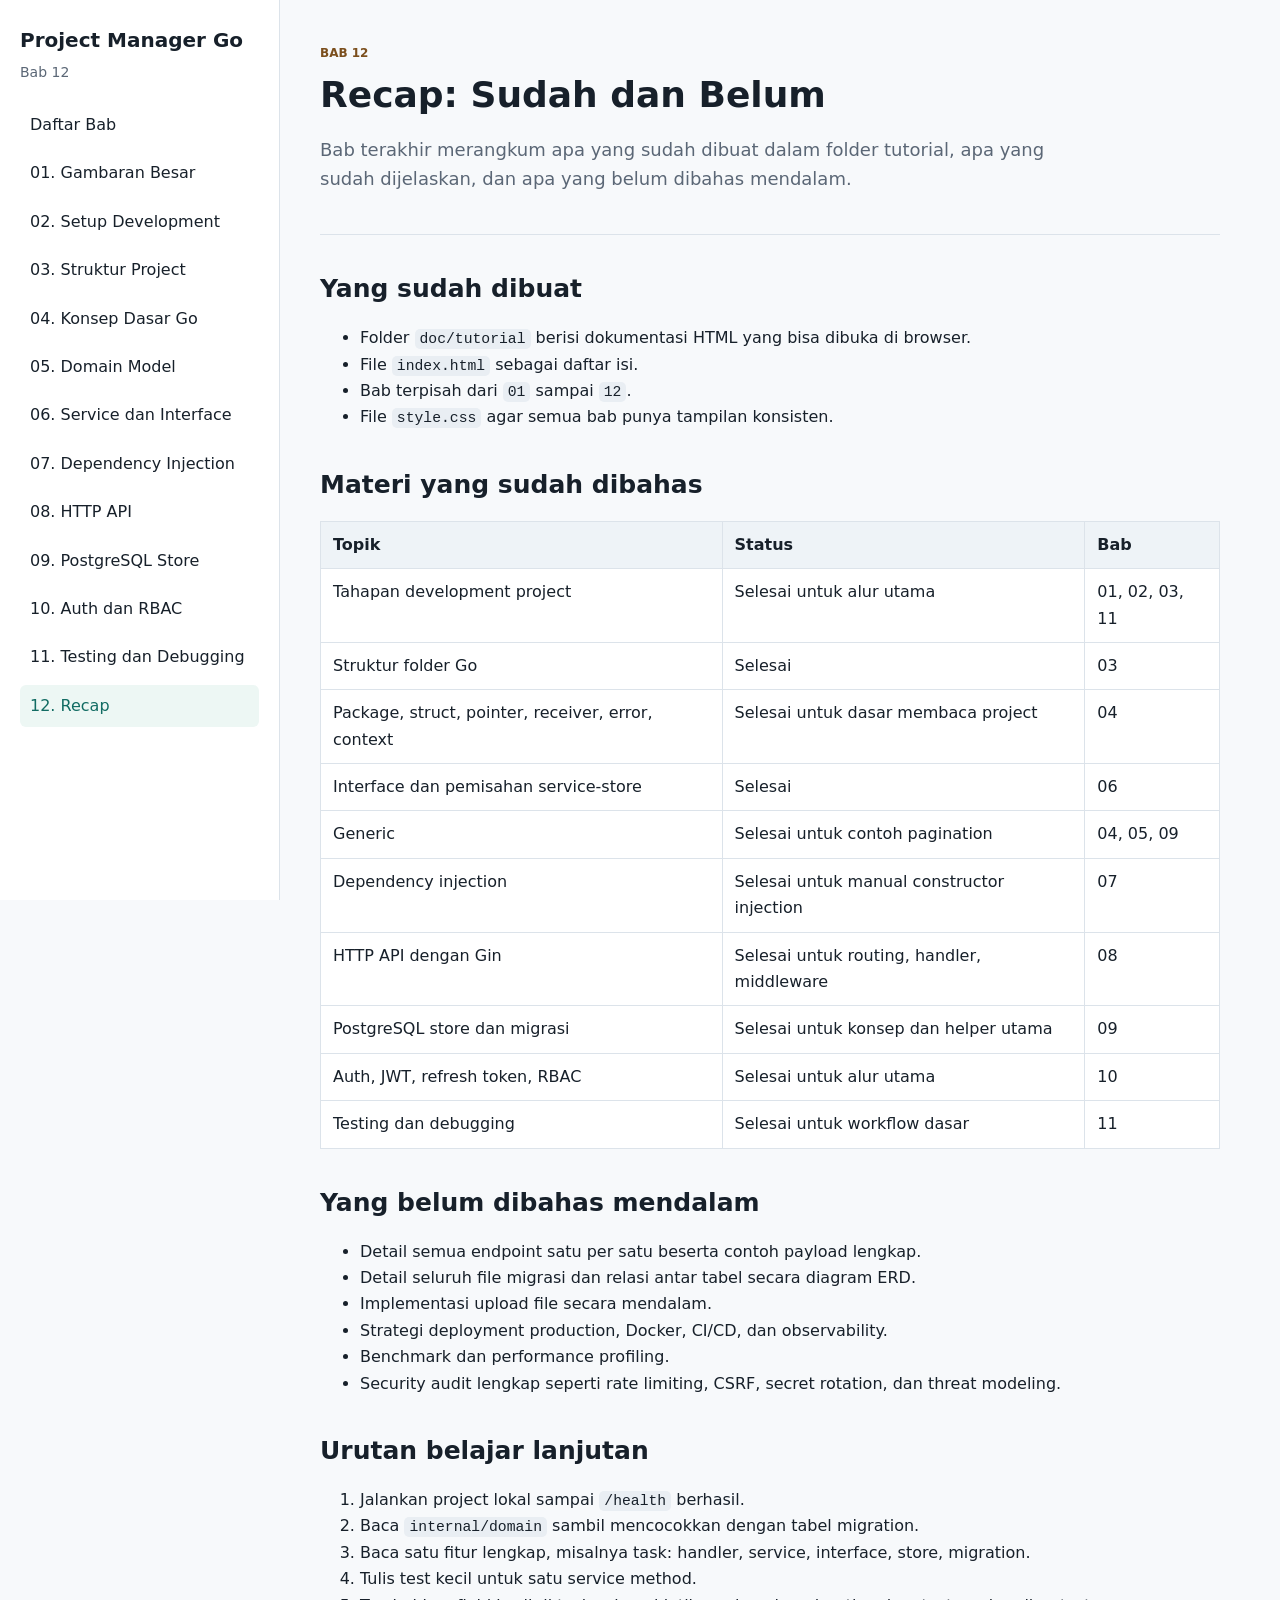
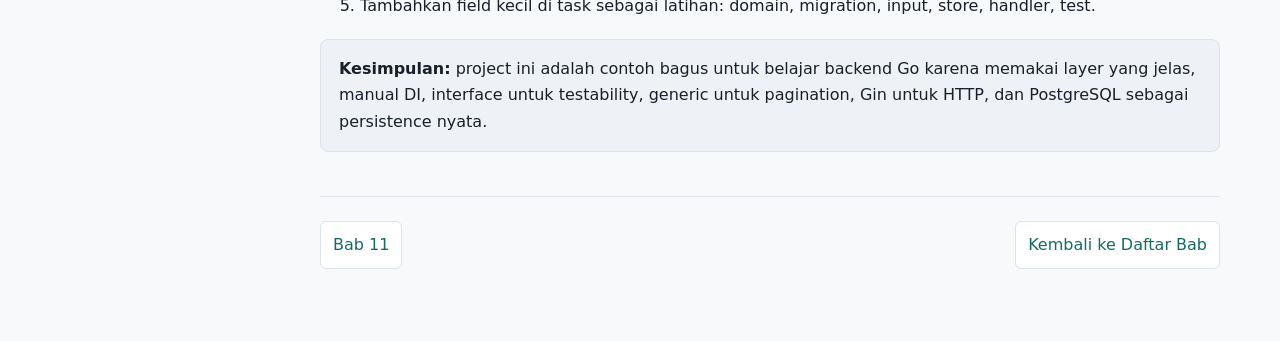
<file: doc/html/12-recap.html>
<!doctype html>
<html lang="id">
<head>
  <meta charset="utf-8">
  <meta name="viewport" content="width=device-width, initial-scale=1">
  <title>12. Recap</title>
  <link rel="stylesheet" href="style.css">
</head>
<body>
  <div class="layout">
    <aside class="sidebar">
      <h1>Project Manager Go</h1>
      <p>Bab 12</p>
      <nav class="nav">
        <a href="index.html">Daftar Bab</a>
        <a href="01-gambaran-besar.html">01. Gambaran Besar</a>
        <a href="02-setup-development.html">02. Setup Development</a>
        <a href="03-struktur-project.html">03. Struktur Project</a>
        <a href="04-konsep-dasar-go.html">04. Konsep Dasar Go</a>
        <a href="05-domain-model.html">05. Domain Model</a>
        <a href="06-service-dan-interface.html">06. Service dan Interface</a>
        <a href="07-dependency-injection.html">07. Dependency Injection</a>
        <a href="08-http-api.html">08. HTTP API</a>
        <a href="09-postgres-store.html">09. PostgreSQL Store</a>
        <a href="10-auth-rbac.html">10. Auth dan RBAC</a>
        <a href="11-testing-debugging.html">11. Testing dan Debugging</a>
        <a class="active" href="12-recap.html">12. Recap</a>
      </nav>
    </aside>
    <main class="content">
      <section class="hero">
        <p class="eyebrow">Bab 12</p>
        <h1>Recap: Sudah dan Belum</h1>
        <p class="lead">Bab terakhir merangkum apa yang sudah dibuat dalam folder tutorial, apa yang sudah dijelaskan, dan apa yang belum dibahas mendalam.</p>
      </section>

      <h2>Yang sudah dibuat</h2>
      <ul>
        <li>Folder <code>doc/tutorial</code> berisi dokumentasi HTML yang bisa dibuka di browser.</li>
        <li>File <code>index.html</code> sebagai daftar isi.</li>
        <li>Bab terpisah dari <code>01</code> sampai <code>12</code>.</li>
        <li>File <code>style.css</code> agar semua bab punya tampilan konsisten.</li>
      </ul>

      <h2>Materi yang sudah dibahas</h2>
      <table>
        <thead>
          <tr>
            <th>Topik</th>
            <th>Status</th>
            <th>Bab</th>
          </tr>
        </thead>
        <tbody>
          <tr>
            <td>Tahapan development project</td>
            <td>Selesai untuk alur utama</td>
            <td>01, 02, 03, 11</td>
          </tr>
          <tr>
            <td>Struktur folder Go</td>
            <td>Selesai</td>
            <td>03</td>
          </tr>
          <tr>
            <td>Package, struct, pointer, receiver, error, context</td>
            <td>Selesai untuk dasar membaca project</td>
            <td>04</td>
          </tr>
          <tr>
            <td>Interface dan pemisahan service-store</td>
            <td>Selesai</td>
            <td>06</td>
          </tr>
          <tr>
            <td>Generic</td>
            <td>Selesai untuk contoh pagination</td>
            <td>04, 05, 09</td>
          </tr>
          <tr>
            <td>Dependency injection</td>
            <td>Selesai untuk manual constructor injection</td>
            <td>07</td>
          </tr>
          <tr>
            <td>HTTP API dengan Gin</td>
            <td>Selesai untuk routing, handler, middleware</td>
            <td>08</td>
          </tr>
          <tr>
            <td>PostgreSQL store dan migrasi</td>
            <td>Selesai untuk konsep dan helper utama</td>
            <td>09</td>
          </tr>
          <tr>
            <td>Auth, JWT, refresh token, RBAC</td>
            <td>Selesai untuk alur utama</td>
            <td>10</td>
          </tr>
          <tr>
            <td>Testing dan debugging</td>
            <td>Selesai untuk workflow dasar</td>
            <td>11</td>
          </tr>
        </tbody>
      </table>

      <h2>Yang belum dibahas mendalam</h2>
      <ul>
        <li>Detail semua endpoint satu per satu beserta contoh payload lengkap.</li>
        <li>Detail seluruh file migrasi dan relasi antar tabel secara diagram ERD.</li>
        <li>Implementasi upload file secara mendalam.</li>
        <li>Strategi deployment production, Docker, CI/CD, dan observability.</li>
        <li>Benchmark dan performance profiling.</li>
        <li>Security audit lengkap seperti rate limiting, CSRF, secret rotation, dan threat modeling.</li>
      </ul>

      <h2>Urutan belajar lanjutan</h2>
      <ol>
        <li>Jalankan project lokal sampai <code>/health</code> berhasil.</li>
        <li>Baca <code>internal/domain</code> sambil mencocokkan dengan tabel migration.</li>
        <li>Baca satu fitur lengkap, misalnya task: handler, service, interface, store, migration.</li>
        <li>Tulis test kecil untuk satu service method.</li>
        <li>Tambahkan field kecil di task sebagai latihan: domain, migration, input, store, handler, test.</li>
      </ol>

      <div class="recap">
        <strong>Kesimpulan:</strong> project ini adalah contoh bagus untuk belajar backend Go karena memakai layer yang jelas, manual DI, interface untuk testability, generic untuk pagination, Gin untuk HTTP, dan PostgreSQL sebagai persistence nyata.
      </div>

      <nav class="pager">
        <a href="11-testing-debugging.html">Bab 11</a>
        <a href="index.html">Kembali ke Daftar Bab</a>
      </nav>
    </main>
  </div>
</body>
</html>
</file>
<file: doc/html/style.css>
:root {
  color-scheme: light;
  --bg: #f7f9fb;
  --panel: #ffffff;
  --ink: #17202a;
  --muted: #5b6776;
  --line: #dce3ea;
  --brand: #126c63;
  --brand-2: #7b4f1d;
  --code-bg: #101820;
  --code-fg: #e7eef6;
  --note: #edf7f4;
  --warn: #fff7e8;
}

* {
  box-sizing: border-box;
}

body {
  margin: 0;
  background: var(--bg);
  color: var(--ink);
  font-family: Inter, ui-sans-serif, system-ui, -apple-system, BlinkMacSystemFont, "Segoe UI", sans-serif;
  line-height: 1.65;
}

a {
  color: var(--brand);
  text-decoration-thickness: 1px;
  text-underline-offset: 3px;
}

.layout {
  display: grid;
  grid-template-columns: 280px minmax(0, 1fr);
  min-height: 100vh;
}

.sidebar {
  position: sticky;
  top: 0;
  height: 100vh;
  overflow: auto;
  padding: 28px 20px;
  border-right: 1px solid var(--line);
  background: #ffffff;
}

.sidebar h1 {
  margin: 0 0 8px;
  font-size: 20px;
  line-height: 1.25;
}

.sidebar p {
  margin: 0 0 20px;
  color: var(--muted);
  font-size: 14px;
}

.nav {
  display: grid;
  gap: 6px;
}

.nav a {
  display: block;
  padding: 8px 10px;
  border-radius: 6px;
  color: var(--ink);
  text-decoration: none;
}

.nav a:hover,
.nav a.active {
  background: var(--note);
  color: var(--brand);
}

.content {
  max-width: 980px;
  padding: 44px 40px 72px;
}

.hero {
  padding-bottom: 22px;
  border-bottom: 1px solid var(--line);
  margin-bottom: 28px;
}

.eyebrow {
  margin: 0 0 8px;
  color: var(--brand-2);
  font-weight: 700;
  letter-spacing: 0;
  text-transform: uppercase;
  font-size: 12px;
}

h1,
h2,
h3 {
  line-height: 1.25;
}

h1 {
  margin: 0 0 12px;
  font-size: 36px;
}

h2 {
  margin-top: 38px;
  font-size: 25px;
}

h3 {
  margin-top: 26px;
  font-size: 19px;
}

p,
li {
  font-size: 16px;
}

.lead {
  max-width: 760px;
  color: var(--muted);
  font-size: 18px;
}

.card-grid {
  display: grid;
  grid-template-columns: repeat(auto-fit, minmax(230px, 1fr));
  gap: 14px;
  margin: 22px 0;
}

.card {
  padding: 18px;
  border: 1px solid var(--line);
  border-radius: 8px;
  background: var(--panel);
}

.card h3 {
  margin-top: 0;
}

.note,
.warning,
.recap {
  margin: 20px 0;
  padding: 16px 18px;
  border-radius: 8px;
  border: 1px solid var(--line);
}

.note {
  background: var(--note);
}

.warning {
  background: var(--warn);
}

.recap {
  background: #eef2f7;
}

code {
  padding: 2px 5px;
  border-radius: 5px;
  background: #e9eef3;
  font-family: ui-monospace, SFMono-Regular, Menlo, Consolas, monospace;
  font-size: 0.92em;
}

pre {
  overflow-x: auto;
  padding: 18px;
  border-radius: 8px;
  background: var(--code-bg);
  color: var(--code-fg);
}

pre code {
  padding: 0;
  background: transparent;
  color: inherit;
}

table {
  width: 100%;
  border-collapse: collapse;
  margin: 18px 0;
  background: var(--panel);
}

th,
td {
  padding: 10px 12px;
  border: 1px solid var(--line);
  text-align: left;
  vertical-align: top;
}

th {
  background: #eef3f7;
}

.pager {
  display: flex;
  justify-content: space-between;
  gap: 16px;
  margin-top: 44px;
  padding-top: 24px;
  border-top: 1px solid var(--line);
}

.pager a {
  padding: 10px 12px;
  border: 1px solid var(--line);
  border-radius: 6px;
  background: var(--panel);
  text-decoration: none;
}

@media (max-width: 820px) {
  .layout {
    display: block;
  }

  .sidebar {
    position: static;
    height: auto;
    border-right: 0;
    border-bottom: 1px solid var(--line);
  }

  .content {
    padding: 32px 20px 56px;
  }

  h1 {
    font-size: 30px;
  }
}
</file>
